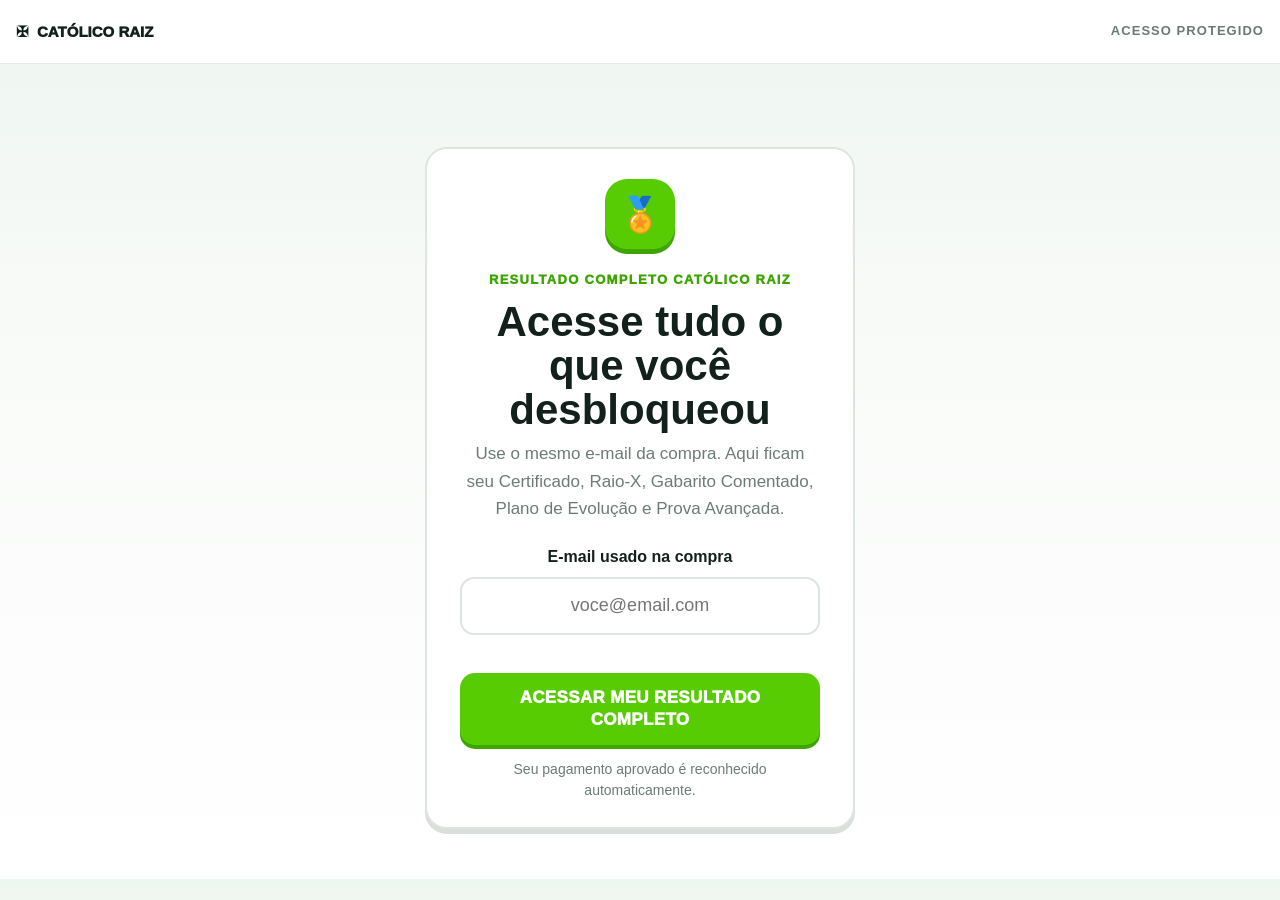
<file: acesso-passaporte.html>
<!doctype html><html lang="pt-BR"><head><meta charset="utf-8"><meta name="viewport" content="width=device-width,initial-scale=1,viewport-fit=cover"><meta name="theme-color" content="#071c16"><title>Meu Certificado • Católico Raiz</title><meta name="robots" content="noindex,nofollow"><link rel="icon" href="/favicon.svg" type="image/svg+xml"><link rel="stylesheet" href="/delivery.css"><link rel="stylesheet" href="/ux-v2.css"><link rel="stylesheet" href="/mobile-polish.css"></head><body><header class="access-head"><a href="/" class="brand">✠ <span>CATÓLICO RAIZ</span></a><span class="secure">ACESSO PROTEGIDO</span></header><main class="access-shell"><section id="gate" class="gate-card"><div class="seal">🏅</div><span class="kicker">RESULTADO COMPLETO CATÓLICO RAIZ</span><h1>Acesse tudo o que você desbloqueou</h1><p>Use o mesmo e-mail da compra. Aqui ficam seu Certificado, Raio-X, Gabarito Comentado, Plano de Evolução e Prova Avançada.</p><form id="accessForm"><label>E-mail usado na compra<input name="email" type="email" autocomplete="email" placeholder="voce@email.com" required></label><div id="accessError" class="form-error"></div><button class="cta" type="submit">ACESSAR MEU RESULTADO COMPLETO</button></form><small>Seu pagamento aprovado é reconhecido automaticamente.</small></section><section id="loading" class="gate-card hidden"><div class="seal pulse">✠</div><h2>Validando seu acesso...</h2><p>Isso leva apenas alguns segundos.</p></section><section id="area" class="hidden"><div class="welcome"><span class="kicker">PAGAMENTO CONFIRMADO ✓</span><h1><span id="memberName"></span>, seu resultado completo está liberado.</h1><p>Veja abaixo tudo o que você recebeu.</p></div><section class="panel"><div class="panel-title"><span>✓</span><div><small>SEU ACESSO INCLUI</small><h2>5 entregas, sem confusão</h2></div></div><div class="route-days"><div><b>🏅 Certificado personalizado</b><p>Seu nome, nível, pontuação, acertos e código da prova.</p></div><div><b>📊 Raio-X do conhecimento</b><p>Veja seus pontos fortes e os assuntos que precisam de atenção.</p></div><div><b>📖 Gabarito comentado</b><p>Confira o que acertou, o que errou e a explicação das questões.</p></div><div><b>🧭 Plano de evolução</b><p>Uma rota prática de 7 dias baseada no seu desempenho.</p></div><div><b>🔥 Prova Avançada</b><p>Um segundo desafio com 20 questões e nova pontuação.</p></div></div></section><article id="passport" class="passport"><div class="passport-top"><div><small>DESAFIO CATÓLICO RAIZ</small><strong>CERTIFICADO DE CONHECIMENTO CATÓLICO</strong></div><span>✠</span></div><div class="passport-season">RESULTADO PERSONALIZADO • TEMPORADA FUNDADORES</div><h2 id="passportName"></h2><div class="passport-grid"><div><small>NÍVEL ALCANÇADO</small><b id="passportLevel"></b></div><div><small>PONTUAÇÃO</small><b id="passportScore"></b></div><div><small>CÓDIGO DA PROVA</small><b id="passportCode"></b></div><div><small>STATUS</small><b>CONCLUÍDO ✓</b></div></div><div class="passport-foot">CERTIFICADO DIGITAL • CATÓLICO RAIZ</div></article><div class="passport-actions"><button id="downloadPassport" class="btn primary">BAIXAR MEU CERTIFICADO</button><button id="sharePassport" class="btn secondary">COMPARTILHAR CERTIFICADO</button></div><section class="dashboard-grid"><article class="metric-card"><small>🏆 SUA PONTUAÇÃO</small><strong id="scoreBig">0/100</strong><div class="meter"><i id="scoreMeter"></i></div></article><article class="metric-card"><small>✓ ACERTOS</small><strong id="correctBig">0/10</strong><span id="timeBig">—</span></article></section><section class="panel"><div class="panel-title"><span>📊</span><div><small>RAIO-X DO SEU CONHECIMENTO</small><h2>Onde você foi bem e onde precisa melhorar</h2></div></div><div id="categoryBars" class="category-bars"></div></section><section class="panel"><div class="panel-title"><span>📖</span><div><small>GABARITO COMENTADO</small><h2>Veja seus acertos, erros e as respostas corretas</h2></div></div><div id="answerReview" class="review-list"></div></section><section class="panel route-panel"><div class="panel-title"><span>🧭</span><div><small>PLANO DE EVOLUÇÃO</small><h2>O que estudar nos próximos 7 dias</h2></div></div><p id="routeIntro" class="muted"></p><div id="routeDays" class="route-days"></div></section><section class="advanced-card"><div class="advanced-copy"><span class="kicker">🔥 PROVA AVANÇADA INCLUÍDA</span><h2>Faça o segundo desafio.</h2><p>São 20 questões mais exigentes, com pontuação própria e resultado salvo no seu acesso.</p><div class="advanced-tags"><span>20 questões</span><span>nova pontuação</span><span>nível avançado</span></div></div><a id="advancedBtn" class="cta" href="/acesso/prova-avancada">INICIAR PROVA AVANÇADA</a><div id="advancedDone" class="advanced-done hidden"></div></section><button id="logoutAccess" class="logout">SAIR DESTE DISPOSITIVO</button></section></main><script defer src="/config.js"></script><script defer src="/api.js"></script><script defer src="/delivery.js"></script></body></html>
</file>
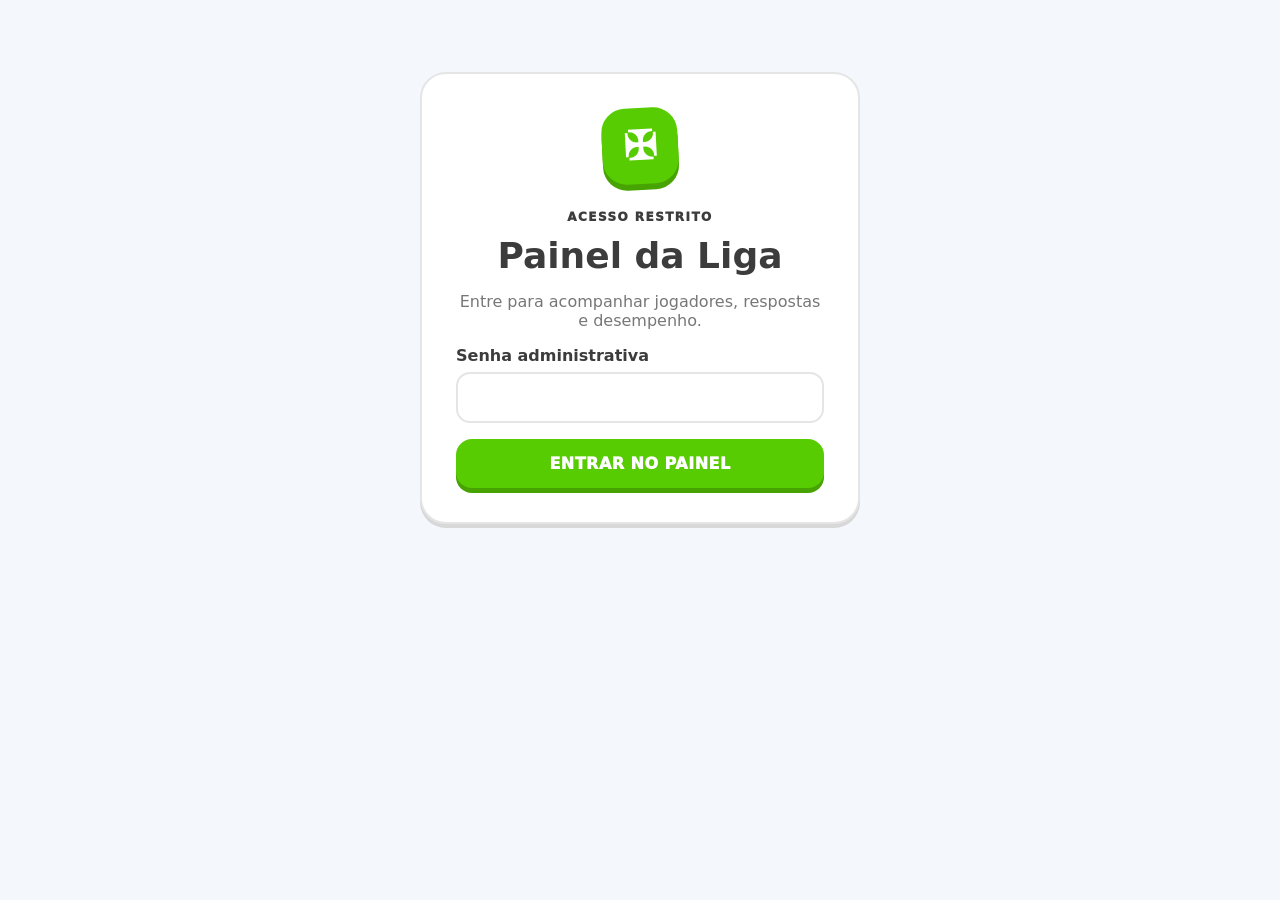
<file: admin.html>
<!doctype html><html lang="pt-BR"><head><meta charset="utf-8"><meta name="viewport" content="width=device-width,initial-scale=1"><title>Painel ADM • Católico Raiz</title><link rel="icon" href="favicon.svg" type="image/svg+xml"><link rel="stylesheet" href="styles.css"></head><body class="admin-bg"><section id="login" class="admin-login"><div class="mascot">✠</div><span class="eyebrow">ACESSO RESTRITO</span><h1>Painel da Liga</h1><p>Entre para acompanhar jogadores, respostas e desempenho.</p><form id="loginForm"><label><span>Senha administrativa</span><input type="password" id="password" required autocomplete="current-password"></label><p id="loginError" class="error"></p><button class="game-btn primary full">ENTRAR NO PAINEL</button></form></section><main id="dashboard" class="admin-dashboard hidden"><header class="admin-header"><div><span class="eyebrow">VISÃO EM TEMPO REAL</span><h1>Central de comando</h1><p id="quizTitle">Carregando...</p></div><div class="actions"><button class="game-btn secondary" id="refresh">ATUALIZAR</button><button class="game-btn danger" id="logout">SAIR</button></div></header><section class="metric-grid"><article><span>👥</span><small>Entraram</small><b id="started">0</b></article><article><span>⚡</span><small>Jogando agora</small><b id="active">0</b></article><article><span>✅</span><small>Concluíram</small><b id="completed">0</b></article><article><span>📈</span><small>Conclusão</small><b id="completion">0%</b></article><article><span>🎯</span><small>Média</small><b id="avgScore">0%</b></article><article><span>🏆</span><small>Recorde</small><b id="topScore">0%</b></article></section><section class="admin-layout"><div><article class="dashboard-card"><div class="section-title"><span><small>DISTRIBUIÇÃO GERAL</small><b>Alternativas escolhidas</b></span><span id="updatedAt" class="update-pill"></span></div><div id="globalOptions"></div></article><div id="questionStats"></div></div><aside><article class="dashboard-card sticky-card"><div class="section-title"><span><small>ATIVIDADE RECENTE</small><b>Últimos jogadores</b></span></div><div class="table-wrap"><table><thead><tr><th>Jogador</th><th>Status</th><th>XP</th></tr></thead><tbody id="recent"></tbody></table></div></article></aside></section></main><script src="config.js"></script><script src="api.js"></script><script src="admin.js"></script></body></html>
</file>
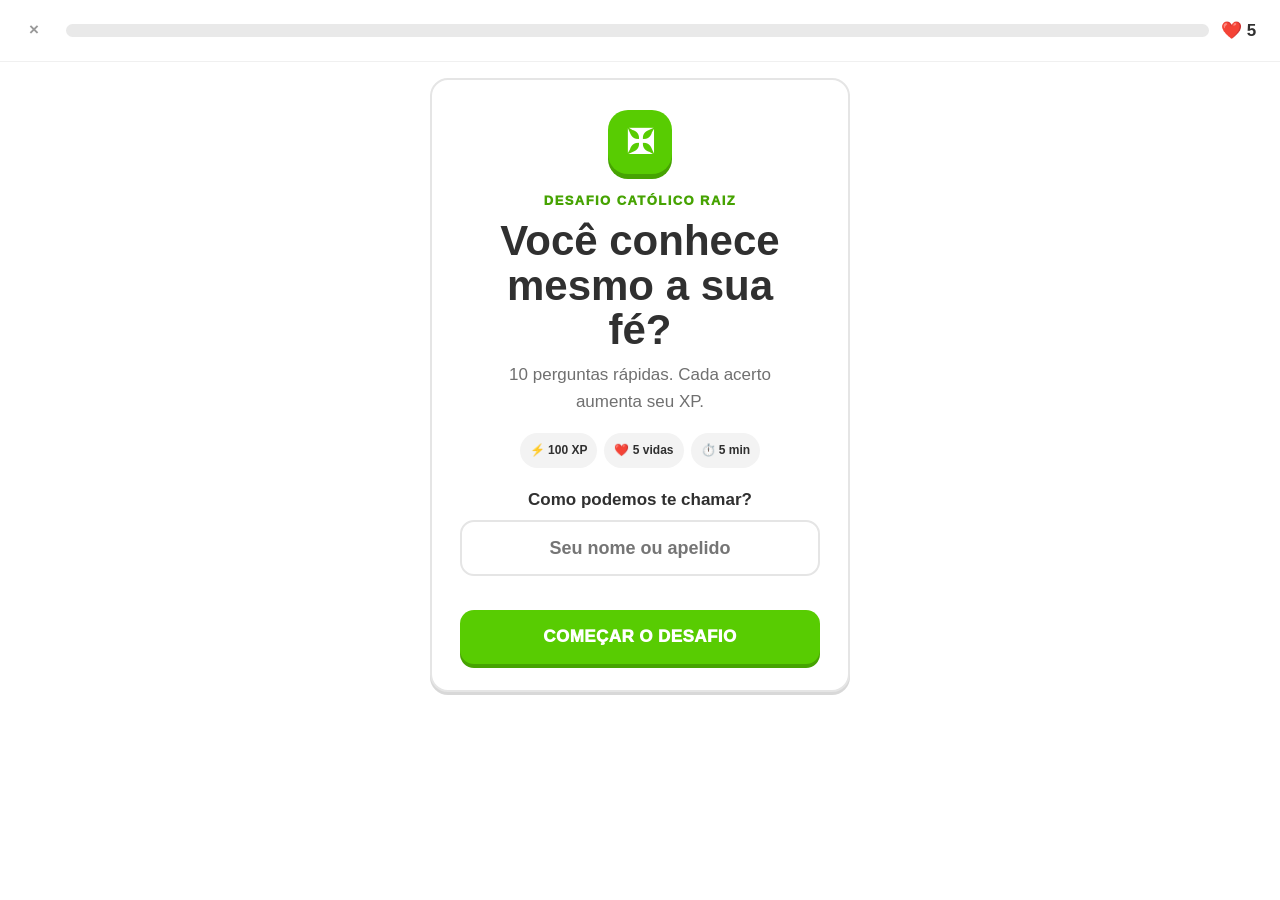
<file: quiz.html>
<!doctype html><html lang="pt-BR"><head><meta charset="utf-8"><meta name="viewport" content="width=device-width,initial-scale=1,viewport-fit=cover"><meta name="theme-color" content="#ffffff"><title>Desafio Católico Raiz</title><meta name="description" content="10 perguntas. 5 minutos. Descubra seu nível de conhecimento católico."><link rel="preconnect" href="https://bvgfyflnznmxojlthtnb.supabase.co"><link rel="dns-prefetch" href="//bvgfyflnznmxojlthtnb.supabase.co"><link rel="preload" href="/quiz-data.v1.json" as="fetch" crossorigin="anonymous"><link rel="icon" href="/favicon.svg" type="image/svg+xml"><link rel="stylesheet" href="/play.css"><link rel="stylesheet" href="/ux-v2.css"><link rel="stylesheet" href="/quiz-mobile-v3.css"><link rel="stylesheet" href="/quiz-button-fix.css"><link rel="stylesheet" href="/mobile-polish.css"></head><body class="game-body"><header class="lesson-header"><button id="exitBtn" class="icon-btn" aria-label="Sair">×</button><div class="lesson-progress"><span id="progressBar"></span></div><div class="heart-counter">❤️ <b id="hearts">5</b></div></header><main class="lesson-shell"><section id="loading" class="lesson-card center-card"><div class="mascot">✠</div><h2>Preparando o desafio...</h2></section><section id="start" class="lesson-card start-card hidden"><div class="mascot">✠</div><span class="eyebrow">DESAFIO CATÓLICO RAIZ</span><h1>Você conhece mesmo a sua fé?</h1><p>10 perguntas rápidas. Cada acerto aumenta seu XP.</p><div class="lesson-info"><span>⚡ 100 XP</span><span>❤️ 5 vidas</span><span>⏱️ 5 min</span></div><form id="startForm"><div class="input-grid"><label><span>Como podemos te chamar?</span><input name="name" required minlength="2" maxlength="50" autocomplete="name" placeholder="Seu nome ou apelido"></label></div><p id="startError" class="error"></p><button class="game-btn primary full" type="submit">COMEÇAR O DESAFIO</button></form></section><section id="quiz" class="hidden"><div class="question-top"><span class="category-pill" id="category">FÉ CATÓLICA</span><span class="timer-pill" id="timer">05:00</span></div><article class="lesson-card question-card"><div class="question-count" id="questionCount">1 de 10 · Valendo!</div><h2 id="questionText"></h2><div id="options" class="answer-grid"></div></article><div id="feedback" class="feedback-panel hidden"><div class="feedback-icon" id="feedbackIcon">✓</div><div><h3 id="feedbackTitle">Muito bem!</h3><p id="feedbackText"></p><small id="referenceText"></small></div><button id="continueBtn" class="game-btn primary">CONTINUAR</button></div><button id="checkBtn" class="game-btn primary disabled full" disabled>VERIFICAR</button><p id="quizError" class="error"></p></section><section id="result" class="lesson-card result-card hidden"><div class="mascot">✠</div><span class="eyebrow">CALCULANDO SEU NÍVEL</span><h1>Validando suas respostas...</h1><div class="loading-dots"><i></i><i></i><i></i></div></section></main><script defer src="/attribution.js"></script><script defer src="/config.js"></script><script defer src="/tracking.js"></script><script defer src="/api.js"></script><script defer src="/quiz.js"></script></body></html>
</file>
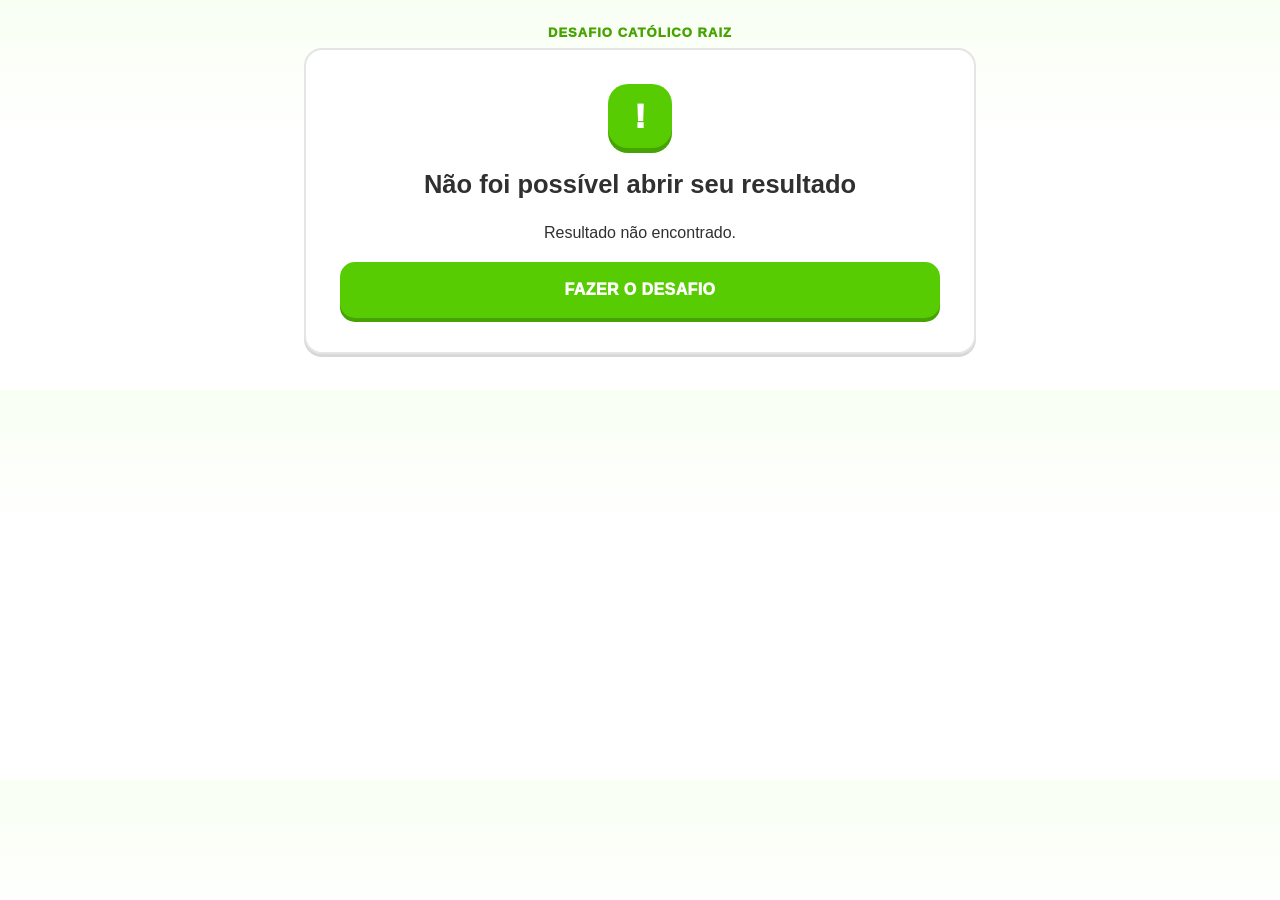
<file: resultado-guardiao.html>
<!doctype html><html lang="pt-BR"><head><meta charset="utf-8"><meta name="viewport" content="width=device-width,initial-scale=1,viewport-fit=cover"><meta name="theme-color" content="#f8fff3"><title>Seu resultado • Católico Raiz</title><link rel="icon" href="/favicon.svg"><link rel="stylesheet" href="/play.css"><link rel="stylesheet" href="/ux-v2.css"><link rel="stylesheet" href="/readability.css"></head><body class="result-body" data-segment="guardiao"><main class="result-shell"><div class="result-topbar">DESAFIO CATÓLICO RAIZ</div><section id="resultLoading" class="lesson-card center-card"><div class="mascot">✠</div><h2>Preparando seu resultado...</h2></section><section id="resultContent" class="lesson-card result-card-v3 hidden"><div class="result-hero"><div id="levelIcon" class="result-level-icon">🛡️</div><span class="eyebrow">SEU RESULTADO GRATUITO</span><h1><span id="leadName"></span>, seu nível é <span id="levelName"></span></h1><h2 id="resultHeadline" class="result-headline"></h2><p id="resultCopy" class="result-copy"></p></div><div class="score-hero"><div class="score-row"><span>🏆 SUA PONTUAÇÃO</span><strong id="score">0/100</strong></div><div class="score-track"><i id="scoreBar"></i></div></div><div class="result-stats"><div><span>🎯</span><b id="accuracy">0/10</b><small>Acertos</small></div><div><span>⏱️</span><b id="time">0:00</b><small>Tempo</small></div><div><span>🏅</span><b id="levelShort">—</b><small>Nível</small></div></div><div id="gapCard" class="gap-card"><strong id="gapTitle"></strong><p id="gapCopy"></p></div><section class="insight-card"><div class="section-kicker">PRÉVIA DO RAIO-X</div><div class="insight-grid"><div><span>💪</span><small>MELHOR ÁREA</small><strong id="strongestTheme">—</strong></div><div><span>🎯</span><small>PONTO A REVISAR</small><strong id="attentionTheme">—</strong></div></div><p>O resultado completo mostra seu desempenho por tema e exatamente o que revisar.</p></section><section class="passport-preview"><div class="passport-head"><span>🏅</span><div><small>PRÉVIA</small><strong>CERTIFICADO CATÓLICO RAIZ</strong></div></div><div class="passport-name" id="passportName">Participante</div><div class="passport-line"><span>Nível</span><strong id="passportLevel">—</strong></div><div class="passport-line"><span>Pontuação</span><strong id="passportScore">0/100</strong></div><div class="passport-line"><span>Código</span><strong>#<span id="proofCode">—</span></strong></div><div class="passport-lock">🔒 CERTIFICADO COMPLETO APÓS O DESBLOQUEIO</div></section><section class="value-offer"><span class="eyebrow">DESBLOQUEIE SEU RESULTADO COMPLETO</span><h2 id="offerTitle"></h2><p id="offerCopy"></p><div class="deliverable-title">Você recebe exatamente estes <strong>5 itens:</strong></div><div class="deliverable-list"><div><span>🏅</span><p><b>Certificado personalizado</b><small>Seu nome, nível, pontuação, acertos e código da prova. Pronto para baixar e compartilhar.</small></p></div><div><span>📊</span><p><b>Raio-X do conhecimento</b><small>Seus pontos fortes e os assuntos que precisam de atenção.</small></p></div><div><span>📖</span><p><b>Gabarito comentado</b><small>O que acertou, o que errou, resposta correta e explicação.</small></p></div><div><span>🧭</span><p><b>Plano de evolução de 7 dias</b><small>O que revisar e estudar de acordo com seu desempenho.</small></p></div><div><span>🔥</span><p><b>Prova Avançada — 20 questões</b><small>Um segundo desafio mais difícil, com nova pontuação.</small></p></div></div><div class="price-box"><span>PAGAMENTO ÚNICO</span><strong id="price">R$ 24,90</strong><small>Sem assinatura.</small></div><a id="offerBtn" class="game-btn primary full" href="#">DESBLOQUEAR RESULTADO COMPLETO — R$ 24,90</a><div class="offer-trust">✓ 5 entregas digitais &nbsp; • &nbsp; ✓ Acesso pelo e-mail da compra</div></section><div class="result-actions"><button id="shareResult" class="game-btn secondary full">COMPARTILHAR RESULTADO</button><a class="game-btn ghost full" href="/">VOLTAR AO INÍCIO</a></div><div id="retryBox" class="retry-box hidden"><button id="retryBtn" class="game-btn secondary full">TENTAR NOVAMENTE</button></div></section></main><script defer src="/config.js"></script><script defer src="/tracking.js"></script><script defer src="/api.js"></script><script defer src="/result.js"></script></body></html>
</file>
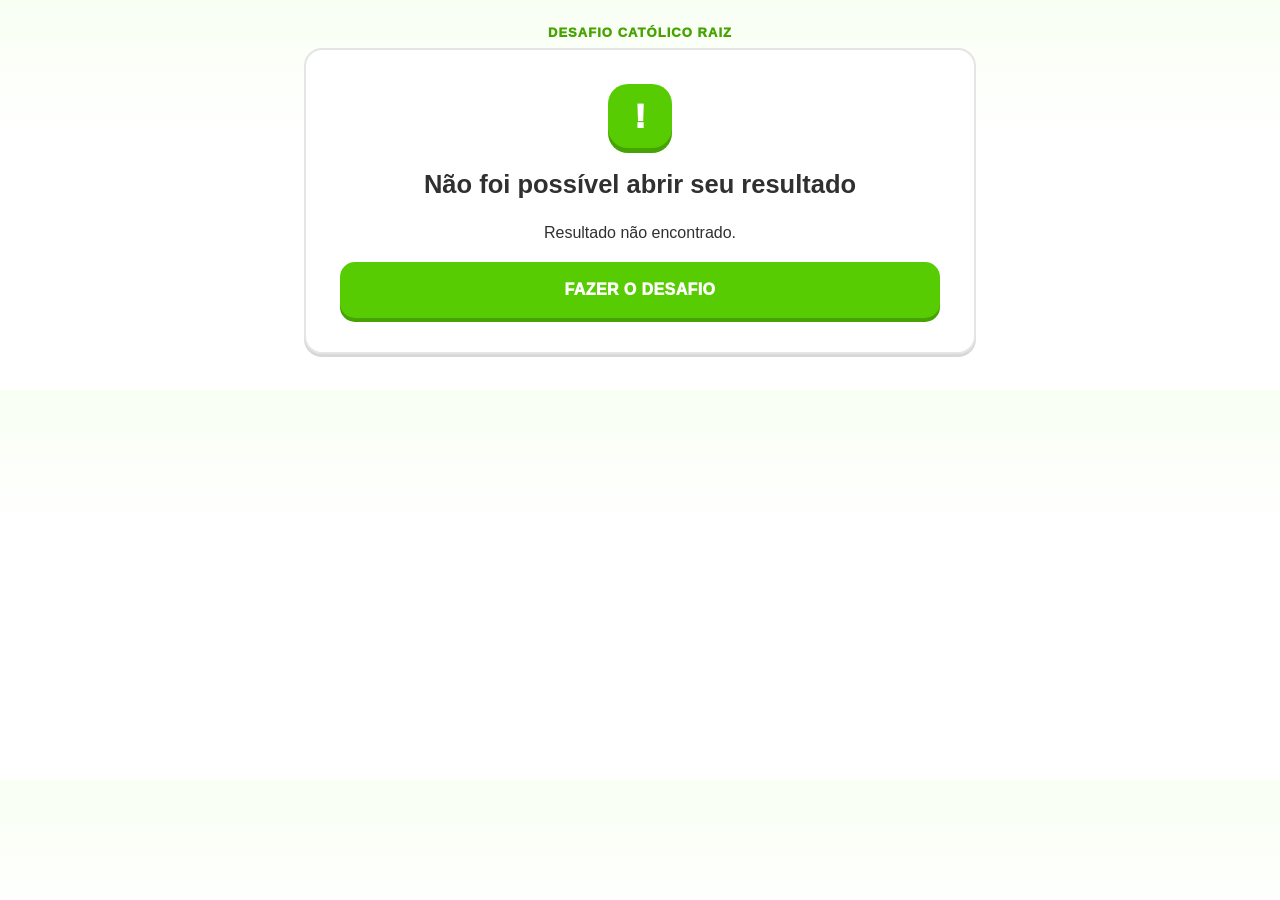
<file: resultado-iniciante.html>
<!doctype html><html lang="pt-BR"><head><meta charset="utf-8"><meta name="viewport" content="width=device-width,initial-scale=1,viewport-fit=cover"><meta name="theme-color" content="#f8fff3"><title>Seu resultado • Católico Raiz</title><link rel="icon" href="/favicon.svg"><link rel="stylesheet" href="/play.css"><link rel="stylesheet" href="/ux-v2.css"><link rel="stylesheet" href="/readability.css"></head><body class="result-body" data-segment="iniciante"><main class="result-shell"><div class="result-topbar">DESAFIO CATÓLICO RAIZ</div><section id="resultLoading" class="lesson-card center-card"><div class="mascot">✠</div><h2>Preparando seu resultado...</h2></section><section id="resultContent" class="lesson-card result-card-v3 hidden"><div class="result-hero"><div id="levelIcon" class="result-level-icon">🌱</div><span class="eyebrow">SEU RESULTADO GRATUITO</span><h1><span id="leadName"></span>, seu nível é <span id="levelName"></span></h1><h2 id="resultHeadline" class="result-headline"></h2><p id="resultCopy" class="result-copy"></p></div><div class="score-hero"><div class="score-row"><span>🏆 SUA PONTUAÇÃO</span><strong id="score">0/100</strong></div><div class="score-track"><i id="scoreBar"></i></div></div><div class="result-stats"><div><span>🎯</span><b id="accuracy">0/10</b><small>Acertos</small></div><div><span>⏱️</span><b id="time">0:00</b><small>Tempo</small></div><div><span>🏅</span><b id="levelShort">—</b><small>Nível</small></div></div><div id="gapCard" class="gap-card"><strong id="gapTitle"></strong><p id="gapCopy"></p></div><section class="insight-card"><div class="section-kicker">PRÉVIA DO RAIO-X</div><div class="insight-grid"><div><span>💪</span><small>MELHOR ÁREA</small><strong id="strongestTheme">—</strong></div><div><span>🎯</span><small>PONTO A REVISAR</small><strong id="attentionTheme">—</strong></div></div><p>O resultado completo mostra seu desempenho por tema e exatamente o que revisar.</p></section><section class="passport-preview"><div class="passport-head"><span>🏅</span><div><small>PRÉVIA</small><strong>CERTIFICADO CATÓLICO RAIZ</strong></div></div><div class="passport-name" id="passportName">Participante</div><div class="passport-line"><span>Nível</span><strong id="passportLevel">—</strong></div><div class="passport-line"><span>Pontuação</span><strong id="passportScore">0/100</strong></div><div class="passport-line"><span>Código</span><strong>#<span id="proofCode">—</span></strong></div><div class="passport-lock">🔒 CERTIFICADO COMPLETO APÓS O DESBLOQUEIO</div></section><section class="value-offer"><span class="eyebrow">DESBLOQUEIE SEU RESULTADO COMPLETO</span><h2 id="offerTitle"></h2><p id="offerCopy"></p><div class="deliverable-title">Você recebe exatamente estes <strong>5 itens:</strong></div><div class="deliverable-list"><div><span>🏅</span><p><b>Certificado personalizado</b><small>Seu nome, nível, pontuação, acertos e código da prova. Pronto para baixar e compartilhar.</small></p></div><div><span>📊</span><p><b>Raio-X do conhecimento</b><small>Seus pontos fortes e os assuntos que precisam de atenção.</small></p></div><div><span>📖</span><p><b>Gabarito comentado</b><small>O que acertou, o que errou, resposta correta e explicação.</small></p></div><div><span>🧭</span><p><b>Plano de evolução de 7 dias</b><small>O que revisar e estudar de acordo com seu desempenho.</small></p></div><div><span>🔥</span><p><b>Prova Avançada — 20 questões</b><small>Um segundo desafio mais difícil, com nova pontuação.</small></p></div></div><div class="price-box"><span>PAGAMENTO ÚNICO</span><strong id="price">R$ 24,90</strong><small>Sem assinatura.</small></div><a id="offerBtn" class="game-btn primary full" href="#">DESBLOQUEAR RESULTADO COMPLETO — R$ 24,90</a><div class="offer-trust">✓ 5 entregas digitais &nbsp; • &nbsp; ✓ Acesso pelo e-mail da compra</div></section><div id="retryBox" class="retry-box hidden"><strong>Quer tentar melhorar sua pontuação?</strong><p>Você pode refazer gratuitamente agora.</p><button id="retryBtn" class="game-btn secondary full">TENTAR NOVAMENTE</button></div><div class="result-actions"><button id="shareResult" class="game-btn secondary full">COMPARTILHAR RESULTADO</button><a class="game-btn ghost full" href="/">VOLTAR AO INÍCIO</a></div></section></main><script defer src="/config.js"></script><script defer src="/tracking.js"></script><script defer src="/api.js"></script><script defer src="/result.js"></script></body></html>
</file>
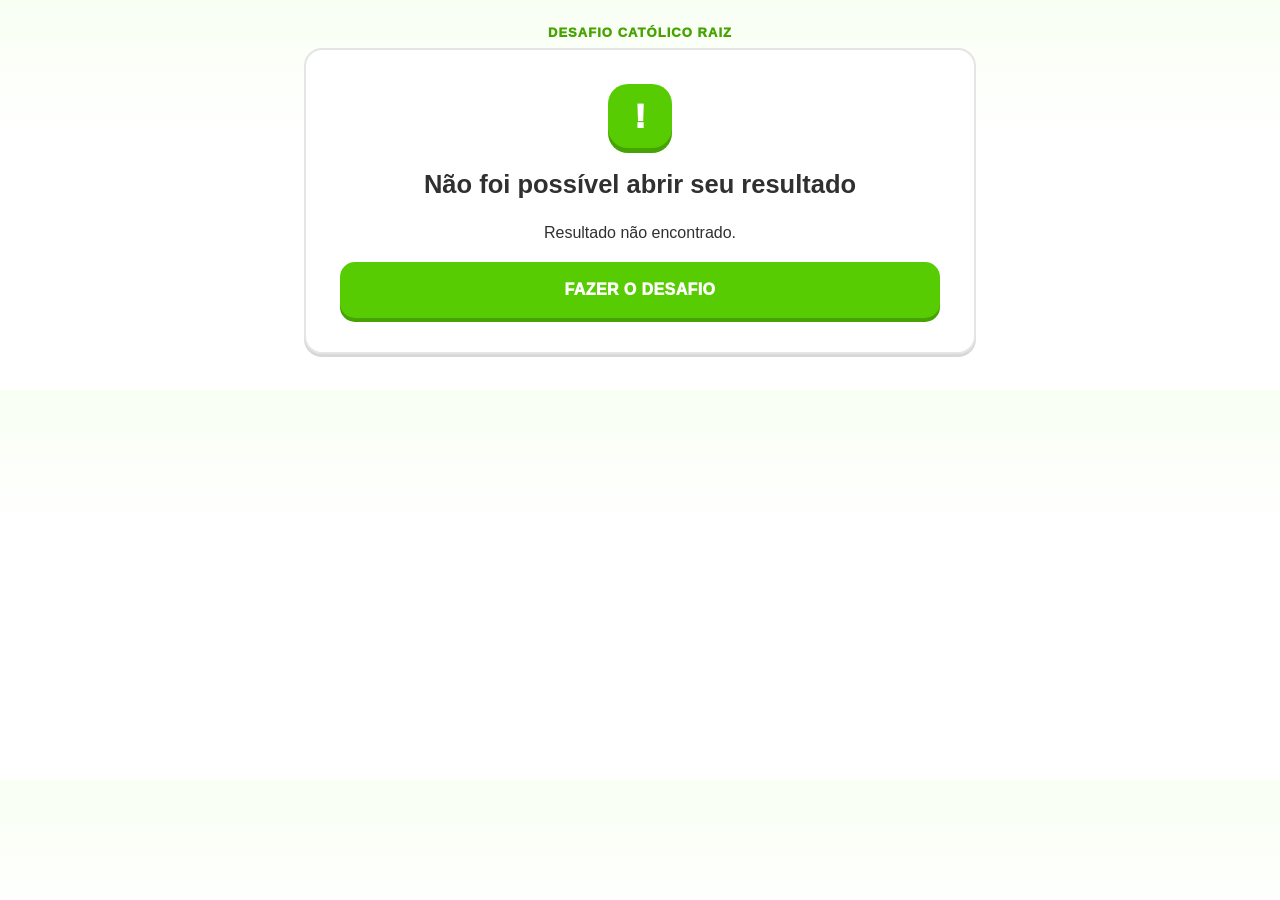
<file: resultado-praticante.html>
<!doctype html><html lang="pt-BR"><head><meta charset="utf-8"><meta name="viewport" content="width=device-width,initial-scale=1,viewport-fit=cover"><meta name="theme-color" content="#f8fff3"><title>Seu resultado • Católico Raiz</title><link rel="icon" href="/favicon.svg"><link rel="stylesheet" href="/play.css"><link rel="stylesheet" href="/ux-v2.css"><link rel="stylesheet" href="/readability.css"></head><body class="result-body" data-segment="praticante"><main class="result-shell"><div class="result-topbar">DESAFIO CATÓLICO RAIZ</div><section id="resultLoading" class="lesson-card center-card"><div class="mascot">✠</div><h2>Preparando seu resultado...</h2></section><section id="resultContent" class="lesson-card result-card-v3 hidden"><div class="result-hero"><div id="levelIcon" class="result-level-icon">⚔️</div><span class="eyebrow">SEU RESULTADO GRATUITO</span><h1><span id="leadName"></span>, seu nível é <span id="levelName"></span></h1><h2 id="resultHeadline" class="result-headline"></h2><p id="resultCopy" class="result-copy"></p></div><div class="score-hero"><div class="score-row"><span>🏆 SUA PONTUAÇÃO</span><strong id="score">0/100</strong></div><div class="score-track"><i id="scoreBar"></i></div></div><div class="result-stats"><div><span>🎯</span><b id="accuracy">0/10</b><small>Acertos</small></div><div><span>⏱️</span><b id="time">0:00</b><small>Tempo</small></div><div><span>🏅</span><b id="levelShort">—</b><small>Nível</small></div></div><div id="gapCard" class="gap-card"><strong id="gapTitle"></strong><p id="gapCopy"></p></div><section class="insight-card"><div class="section-kicker">PRÉVIA DO RAIO-X</div><div class="insight-grid"><div><span>💪</span><small>MELHOR ÁREA</small><strong id="strongestTheme">—</strong></div><div><span>🎯</span><small>PONTO A REVISAR</small><strong id="attentionTheme">—</strong></div></div><p>O resultado completo mostra seu desempenho por tema e exatamente o que revisar.</p></section><section class="passport-preview"><div class="passport-head"><span>🏅</span><div><small>PRÉVIA</small><strong>CERTIFICADO CATÓLICO RAIZ</strong></div></div><div class="passport-name" id="passportName">Participante</div><div class="passport-line"><span>Nível</span><strong id="passportLevel">—</strong></div><div class="passport-line"><span>Pontuação</span><strong id="passportScore">0/100</strong></div><div class="passport-line"><span>Código</span><strong>#<span id="proofCode">—</span></strong></div><div class="passport-lock">🔒 CERTIFICADO COMPLETO APÓS O DESBLOQUEIO</div></section><section class="value-offer"><span class="eyebrow">DESBLOQUEIE SEU RESULTADO COMPLETO</span><h2 id="offerTitle"></h2><p id="offerCopy"></p><div class="deliverable-title">Você recebe exatamente estes <strong>5 itens:</strong></div><div class="deliverable-list"><div><span>🏅</span><p><b>Certificado personalizado</b><small>Seu nome, nível, pontuação, acertos e código da prova. Pronto para baixar e compartilhar.</small></p></div><div><span>📊</span><p><b>Raio-X do conhecimento</b><small>Seus pontos fortes e os assuntos que precisam de atenção.</small></p></div><div><span>📖</span><p><b>Gabarito comentado</b><small>O que acertou, o que errou, resposta correta e explicação.</small></p></div><div><span>🧭</span><p><b>Plano de evolução de 7 dias</b><small>O que revisar e estudar de acordo com seu desempenho.</small></p></div><div><span>🔥</span><p><b>Prova Avançada — 20 questões</b><small>Um segundo desafio mais difícil, com nova pontuação.</small></p></div></div><div class="price-box"><span>PAGAMENTO ÚNICO</span><strong id="price">R$ 24,90</strong><small>Sem assinatura.</small></div><a id="offerBtn" class="game-btn primary full" href="#">DESBLOQUEAR RESULTADO COMPLETO — R$ 24,90</a><div class="offer-trust">✓ 5 entregas digitais &nbsp; • &nbsp; ✓ Acesso pelo e-mail da compra</div></section><div id="retryBox" class="retry-box hidden"><strong>Quer tentar melhorar sua pontuação?</strong><p>Você pode refazer gratuitamente agora.</p><button id="retryBtn" class="game-btn secondary full">TENTAR NOVAMENTE</button></div><div class="result-actions"><button id="shareResult" class="game-btn secondary full">COMPARTILHAR RESULTADO</button><a class="game-btn ghost full" href="/">VOLTAR AO INÍCIO</a></div></section></main><script defer src="/config.js"></script><script defer src="/tracking.js"></script><script defer src="/api.js"></script><script defer src="/result.js"></script></body></html>
</file>
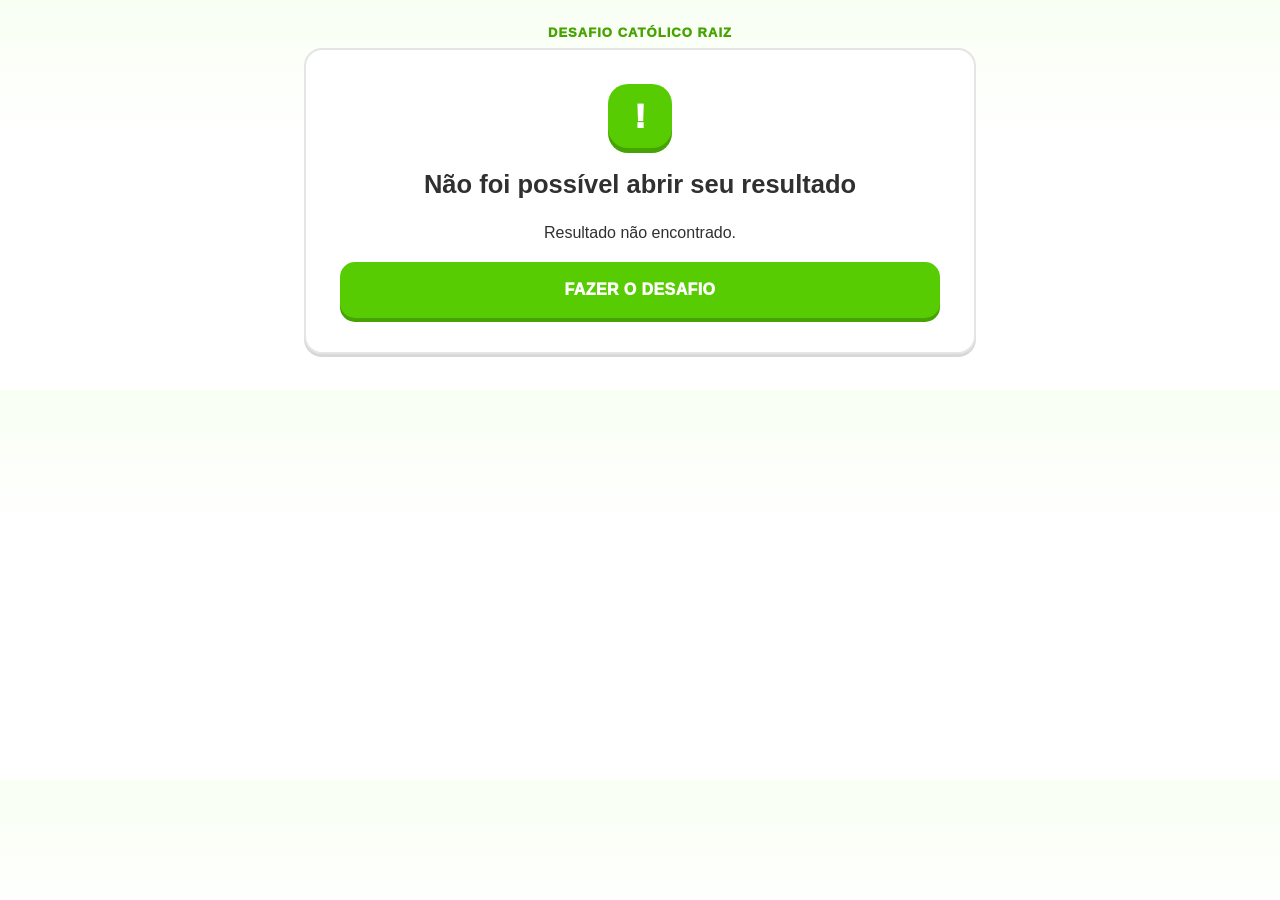
<file: resultado-raiz.html>
<!doctype html><html lang="pt-BR"><head><meta charset="utf-8"><meta name="viewport" content="width=device-width,initial-scale=1,viewport-fit=cover"><meta name="theme-color" content="#f8fff3"><title>Seu resultado • Católico Raiz</title><link rel="icon" href="/favicon.svg"><link rel="stylesheet" href="/play.css"><link rel="stylesheet" href="/ux-v2.css"><link rel="stylesheet" href="/readability.css"></head><body class="result-body" data-segment="raiz"><main class="result-shell"><div class="result-topbar">DESAFIO CATÓLICO RAIZ</div><section id="resultLoading" class="lesson-card center-card"><div class="mascot">✠</div><h2>Preparando seu resultado...</h2></section><section id="resultContent" class="lesson-card result-card-v3 hidden"><div class="result-hero"><div id="levelIcon" class="result-level-icon">🔥</div><span class="eyebrow">SEU RESULTADO GRATUITO</span><h1><span id="leadName"></span>, seu nível é <span id="levelName"></span></h1><h2 id="resultHeadline" class="result-headline"></h2><p id="resultCopy" class="result-copy"></p></div><div class="score-hero"><div class="score-row"><span>🏆 SUA PONTUAÇÃO</span><strong id="score">0/100</strong></div><div class="score-track"><i id="scoreBar"></i></div></div><div class="result-stats"><div><span>🎯</span><b id="accuracy">0/10</b><small>Acertos</small></div><div><span>⏱️</span><b id="time">0:00</b><small>Tempo</small></div><div><span>🏅</span><b id="levelShort">—</b><small>Nível</small></div></div><div id="gapCard" class="gap-card"><strong id="gapTitle"></strong><p id="gapCopy"></p></div><section class="insight-card"><div class="section-kicker">PRÉVIA DO RAIO-X</div><div class="insight-grid"><div><span>💪</span><small>MELHOR ÁREA</small><strong id="strongestTheme">—</strong></div><div><span>🎯</span><small>PONTO A REVISAR</small><strong id="attentionTheme">—</strong></div></div><p>O resultado completo mostra seu desempenho por tema e exatamente o que revisar.</p></section><section class="passport-preview"><div class="passport-head"><span>🏅</span><div><small>PRÉVIA</small><strong>CERTIFICADO CATÓLICO RAIZ</strong></div></div><div class="passport-name" id="passportName">Participante</div><div class="passport-line"><span>Nível</span><strong id="passportLevel">—</strong></div><div class="passport-line"><span>Pontuação</span><strong id="passportScore">0/100</strong></div><div class="passport-line"><span>Código</span><strong>#<span id="proofCode">—</span></strong></div><div class="passport-lock">🔒 CERTIFICADO COMPLETO APÓS O DESBLOQUEIO</div></section><section class="value-offer"><span class="eyebrow">DESBLOQUEIE SEU RESULTADO COMPLETO</span><h2 id="offerTitle"></h2><p id="offerCopy"></p><div class="deliverable-title">Você recebe exatamente estes <strong>5 itens:</strong></div><div class="deliverable-list"><div><span>🏅</span><p><b>Certificado personalizado</b><small>Seu nome, nível, pontuação, acertos e código da prova. Pronto para baixar e compartilhar.</small></p></div><div><span>📊</span><p><b>Raio-X do conhecimento</b><small>Seus pontos fortes e os assuntos que precisam de atenção.</small></p></div><div><span>📖</span><p><b>Gabarito comentado</b><small>O que acertou, o que errou, resposta correta e explicação.</small></p></div><div><span>🧭</span><p><b>Plano de evolução de 7 dias</b><small>O que revisar e estudar de acordo com seu desempenho.</small></p></div><div><span>🔥</span><p><b>Prova Avançada — 20 questões</b><small>Um segundo desafio mais difícil, com nova pontuação.</small></p></div></div><div class="price-box"><span>PAGAMENTO ÚNICO</span><strong id="price">R$ 24,90</strong><small>Sem assinatura.</small></div><a id="offerBtn" class="game-btn primary full" href="#">DESBLOQUEAR RESULTADO COMPLETO — R$ 24,90</a><div class="offer-trust">✓ 5 entregas digitais &nbsp; • &nbsp; ✓ Acesso pelo e-mail da compra</div></section><div id="retryBox" class="retry-box hidden"><strong>Quer tentar melhorar sua pontuação?</strong><p>Você pode refazer gratuitamente agora.</p><button id="retryBtn" class="game-btn secondary full">TENTAR NOVAMENTE</button></div><div class="result-actions"><button id="shareResult" class="game-btn secondary full">COMPARTILHAR RESULTADO</button><a class="game-btn ghost full" href="/">VOLTAR AO INÍCIO</a></div></section></main><script defer src="/config.js"></script><script defer src="/tracking.js"></script><script defer src="/api.js"></script><script defer src="/result.js"></script></body></html>
</file>
<file: delivery.css>
:root{--bg:#f4f7f4;--ink:#13211c;--muted:#6d7b75;--green:#58cc02;--green2:#3da400;--deep:#071c16;--gold:#e2b93b;--line:#dde5e0;--soft:#eef8e9}*{box-sizing:border-box}html{-webkit-text-size-adjust:100%}body{margin:0;background:linear-gradient(#eef6f0 0,#f8faf8 36%,#fff 100%);color:var(--ink);font-family:system-ui,-apple-system,BlinkMacSystemFont,"Segoe UI",sans-serif}.hidden{display:none!important}.access-head{height:62px;padding:0 16px;display:flex;align-items:center;justify-content:space-between;background:#fff;border-bottom:1px solid #e8ece9;position:sticky;top:0;z-index:20}.brand{text-decoration:none;color:var(--ink);font-weight:1000;display:flex;gap:8px;align-items:center}.brand:first-letter{color:var(--green)}.secure{font-size:10px;font-weight:900;letter-spacing:.08em;color:#6b7b73}.access-shell{width:100%;max-width:780px;margin:0 auto;padding:22px 14px 46px}.gate-card{max-width:520px;margin:7vh auto 0;padding:28px 18px;text-align:center;background:#fff;border:2px solid var(--line);border-radius:22px;box-shadow:0 5px 0 #d9dfdb}.seal{width:70px;height:70px;margin:0 auto 16px;border-radius:22px;background:var(--green);color:#fff;display:grid;place-items:center;font-size:34px;font-weight:1000;box-shadow:0 5px 0 var(--green2)}.pulse{animation:pulse .8s infinite alternate}@keyframes pulse{to{transform:translateY(-4px);opacity:.75}}.kicker{font-size:11px;font-weight:1000;letter-spacing:.1em;color:var(--green2)}.gate-card h1{margin:8px 0;font-size:clamp(30px,8vw,42px);line-height:1.05}.gate-card>p{margin:0 auto 22px;color:var(--muted);line-height:1.5;max-width:430px}.gate-card form{display:grid;gap:12px;text-align:left}.gate-card label{display:grid;gap:6px;font-size:13px;font-weight:900}.gate-card input{height:54px;border:2px solid var(--line);border-radius:14px;padding:0 14px;outline:none}.gate-card input:focus{border-color:#5ac92e;box-shadow:0 0 0 3px rgba(88,204,2,.12)}.cta,.btn{min-height:54px;border:0;border-radius:15px;padding:14px 16px;font:inherit;font-weight:1000;letter-spacing:.02em;text-decoration:none;text-align:center;display:flex;align-items:center;justify-content:center;cursor:pointer}.cta,.btn.primary{background:var(--green);color:#fff;box-shadow:0 4px 0 var(--green2)}.btn.secondary{background:#fff;color:#2892d0;border:2px solid var(--line);box-shadow:0 3px 0 #d9dfdb}.cta:active,.btn:active{transform:translateY(2px)}.gate-card small{display:block;margin-top:14px;color:var(--muted);font-size:11px}.form-error{min-height:18px;color:#e33;font-size:12px;font-weight:800}.welcome{text-align:center;padding:18px 8px 20px}.welcome h1{margin:8px auto 6px;max-width:680px;font-size:clamp(30px,8vw,46px);line-height:1.04}.welcome p{margin:0;color:var(--muted)}.passport{background:linear-gradient(145deg,#071c16,#123c2c);color:#fff;border-radius:24px;padding:22px;box-shadow:0 14px 40px rgba(7,28,22,.18);position:relative;overflow:hidden}.passport:after{content:"✠";position:absolute;right:-20px;bottom:-66px;font-size:210px;color:rgba(255,255,255,.04);font-weight:1000}.passport-top{display:flex;justify-content:space-between;align-items:center;position:relative;z-index:1}.passport-top div{display:grid}.passport-top small{font-size:9px;letter-spacing:.12em;color:#b6c8c0}.passport-top strong{font-size:15px}.passport-top>span{width:48px;height:48px;border-radius:14px;display:grid;place-items:center;background:var(--green);font-size:24px;box-shadow:0 4px 0 #2d8900}.passport-season{margin:30px 0 8px;color:#e5c85a;font-size:10px;font-weight:1000;letter-spacing:.12em}.passport h2{margin:0 0 22px;font-size:clamp(29px,8vw,42px);position:relative;z-index:1}.passport-grid{display:grid;grid-template-columns:1fr 1fr;gap:12px;position:relative;z-index:1}.passport-grid div{padding:11px 12px;border:1px solid rgba(255,255,255,.12);border-radius:13px;background:rgba(255,255,255,.05)}.passport-grid small,.passport-grid b{display:block}.passport-grid small{font-size:8px;color:#b7c8c0;letter-spacing:.08em}.passport-grid b{margin-top:4px;font-size:14px}.passport-foot{margin-top:20px;font-size:9px;letter-spacing:.12em;color:#9fb5ab}.passport-actions{display:grid;gap:9px;margin:12px 0 18px}.dashboard-grid{display:grid;grid-template-columns:1fr 1fr;gap:10px}.metric-card,.panel,.advanced-card{background:#fff;border:2px solid var(--line);border-radius:19px;box-shadow:0 3px 0 #dce2de}.metric-card{padding:16px}.metric-card small{font-size:9px;font-weight:900;color:var(--muted);letter-spacing:.08em}.metric-card strong{display:block;margin:5px 0;font-size:28px}.metric-card>span{font-size:12px;color:var(--muted)}.meter{height:9px;background:#ebefec;border-radius:99px;overflow:hidden}.meter i{display:block;height:100%;background:var(--green);width:0;border-radius:99px}.panel{margin-top:12px;padding:18px 15px}.panel-title{display:grid;grid-template-columns:42px 1fr;gap:10px;align-items:center}.panel-title>span{width:42px;height:42px;border-radius:13px;background:#f1f6f3;display:grid;place-items:center;font-size:22px}.panel-title small{font-size:9px;font-weight:1000;letter-spacing:.09em;color:var(--green2)}.panel-title h2{margin:2px 0 0;font-size:20px;line-height:1.15}.category-bars{display:grid;gap:11px;margin-top:17px}.category-row{display:grid;grid-template-columns:minmax(90px,1fr) 2fr 42px;gap:8px;align-items:center}.category-row span{font-size:12px;font-weight:800}.category-row div{height:10px;border-radius:99px;background:#edf0ee;overflow:hidden}.category-row i{display:block;height:100%;background:var(--green);border-radius:inherit}.category-row b{text-align:right;font-size:12px}.review-list{display:grid;gap:9px;margin-top:15px}.review-item{border:1px solid var(--line);border-radius:14px;overflow:hidden}.review-item summary{list-style:none;cursor:pointer;padding:13px;display:grid;grid-template-columns:32px 1fr auto;gap:8px;align-items:center}.review-item summary::-webkit-details-marker{display:none}.review-item .num{width:30px;height:30px;border-radius:9px;display:grid;place-items:center;background:#f3f5f4;font-size:11px;font-weight:1000}.review-item.good .num{background:#e4ffd1;color:#2e8500}.review-item.bad .num{background:#ffe4e4;color:#b52d2d}.review-item summary b{font-size:12px;line-height:1.3}.review-item summary em{font-style:normal;font-size:16px}.review-body{padding:0 13px 14px 53px}.review-body p{margin:5px 0;font-size:12px;line-height:1.45}.review-body .ref{color:var(--green2);font-weight:800}.muted{color:var(--muted);font-size:13px;line-height:1.45}.route-days{display:grid;gap:8px;margin-top:12px}.route-day{display:grid;grid-template-columns:42px 1fr;gap:10px;padding:11px;border-radius:14px;background:#f7faf8;border:1px solid #e4eae6}.route-day b{width:40px;height:40px;border-radius:12px;background:var(--deep);color:#fff;display:grid;place-items:center;font-size:11px}.route-day strong{display:block;font-size:13px}.route-day p{margin:3px 0 0;font-size:12px;color:var(--muted);line-height:1.4}.advanced-card{margin-top:13px;padding:20px 16px;background:linear-gradient(145deg,#fff8da,#fff);border-color:#ead789}.advanced-copy h2{margin:6px 0;font-size:25px}.advanced-copy p{margin:0;color:#6d6241;font-size:13px;line-height:1.45}.advanced-tags{display:flex;gap:6px;flex-wrap:wrap;margin:13px 0}.advanced-tags span{padding:7px 9px;border-radius:999px;background:#fff;border:1px solid #ecd98c;font-size:10px;font-weight:900}.advanced-done{margin-top:10px;padding:12px;border-radius:13px;background:#eaffdb;color:#2f7600;font-weight:900;text-align:center}.logout{display:block;margin:20px auto 0;border:0;background:transparent;color:#89958f;font-weight:800}.advanced-shell{max-width:700px;margin:0 auto;padding:16px 14px 40px}.advanced-head{position:sticky;top:0;z-index:10;background:rgba(255,255,255,.96);padding:12px 14px;border-bottom:1px solid #eee;display:grid;grid-template-columns:auto 1fr auto;gap:10px;align-items:center}.advanced-head a{text-decoration:none;color:#999;font-weight:1000}.adv-progress{height:11px;background:#e8ece9;border-radius:99px;overflow:hidden}.adv-progress i{display:block;width:0;height:100%;background:var(--gold)}.adv-count{font-size:11px;font-weight:1000}.adv-card{margin-top:10px;padding:20px 16px;background:#fff;border:2px solid var(--line);border-radius:18px;box-shadow:0 3px 0 #dce2de}.adv-card h1{font-size:clamp(25px,7vw,34px);line-height:1.1}.adv-options{display:grid;gap:9px;margin-top:18px}.adv-option{padding:13px;border:2px solid var(--line);border-radius:14px;background:#fff;display:grid;grid-template-columns:34px 1fr;gap:8px;align-items:center;text-align:left;font-weight:800}.adv-option span{width:32px;height:32px;border:2px solid var(--line);border-radius:9px;display:grid;place-items:center}.adv-option.selected{border-color:var(--gold);background:#fff8d8}.adv-actions{display:grid;grid-template-columns:1fr 2fr;gap:8px;margin-top:12px}.adv-result{text-align:center}.adv-result .big-score{font-size:58px;font-weight:1000;color:var(--deep)}.correction-list{text-align:left;display:grid;gap:8px;margin-top:16px}.correction{padding:12px;border:1px solid var(--line);border-radius:13px}.correction.good{border-left:5px solid var(--green)}.correction.bad{border-left:5px solid #f45}.correction b{display:block;font-size:12px}.correction p{margin:5px 0;font-size:12px;line-height:1.4}.correction small{color:var(--green2);font-weight:800}@media(min-width:620px){.access-shell{padding-top:30px}.passport{padding:30px}.passport-actions{grid-template-columns:1fr 1fr}.panel{padding:22px}.advanced-card{padding:24px}.advanced-card>.cta{max-width:360px}.dashboard-grid{gap:12px}}@media(prefers-reduced-motion:reduce){*{animation:none!important;transition:none!important}}
</file>
<file: ux-v2.css>
/* UX v2 — mobile-first, legibilidade e áreas de toque */
:root{--ux-font:ui-sans-serif,-apple-system,BlinkMacSystemFont,"Segoe UI",Roboto,Helvetica,Arial,sans-serif}
html{font-size:16px;-webkit-text-size-adjust:100%;text-size-adjust:100%}
body{font-family:var(--ux-font);font-size:16px;line-height:1.5;-webkit-font-smoothing:antialiased;text-rendering:optimizeLegibility}
button,input,a{font-family:inherit}

/* QUIZ */
.game-body{padding-bottom:calc(10px + env(safe-area-inset-bottom))}
.lesson-header{min-height:62px;padding:10px 14px;gap:12px}
.lesson-shell{max-width:720px;padding:16px 14px calc(28px + env(safe-area-inset-bottom))}
.question-top{margin:8px 2px 12px}.category-pill,.timer-pill{font-size:12px;padding:8px 11px}
.question-card{padding:20px 16px 18px}.question-count{font-size:13px}.question-card h2{font-size:clamp(23px,6.4vw,31px);line-height:1.22;margin:14px 0 20px;letter-spacing:-.015em}
.answer-grid{gap:11px}.answer-btn{min-height:64px;padding:12px 13px;border-radius:16px;grid-template-columns:40px 1fr;gap:10px;font-size:16px;line-height:1.3;box-shadow:0 3px 0 #d8d8d8}
.answer-btn span{width:36px;height:36px;border-radius:10px;font-size:14px}.answer-btn b{font-size:16px;font-weight:750}
#checkBtn{position:sticky;bottom:calc(10px + env(safe-area-inset-bottom));z-index:12;min-height:60px;margin-top:15px;border:2px solid rgba(255,255,255,.92);font-size:16px;box-shadow:0 5px 0 var(--gd),0 10px 28px rgba(0,0,0,.13)}
#checkBtn.disabled,#checkBtn:disabled{box-shadow:0 4px 0 #c9c9c9,0 8px 22px rgba(0,0,0,.07)}
.feedback-panel{bottom:calc(10px + env(safe-area-inset-bottom));padding:15px;border:1px solid rgba(0,0,0,.04);border-radius:18px;box-shadow:0 10px 32px rgba(0,0,0,.14)}
.feedback-panel h3{font-size:19px}.feedback-panel p{font-size:15px;line-height:1.45}.feedback-panel small{font-size:12px;line-height:1.35}.feedback-panel .game-btn{min-height:56px;font-size:16px}
.game-btn{min-height:56px;font-size:15px}.microcopy{font-size:13px!important;line-height:1.45}.input-grid label{font-size:14px}.input-grid input{height:56px;font-size:16px}

/* RESULTADO */
.result-shell{max-width:700px;padding:12px 14px calc(36px + env(safe-area-inset-bottom))}.result-topbar{padding:12px 4px 6px;font-size:12px;line-height:1.35;text-align:center}
.result-card-v3{padding:22px 17px}.result-card-v3 .eyebrow{font-size:12px;line-height:1.35}.result-hero h1{font-size:clamp(30px,8vw,44px);line-height:1.08;letter-spacing:-.025em;margin:10px auto 9px}.result-headline{font-size:20px;line-height:1.35;margin-bottom:9px}.result-copy{font-size:16px;line-height:1.6;color:#5f685f}
.score-hero{padding:18px;margin:20px 0 14px}.score-row span{font-size:13px}.score-row strong{font-size:38px}.score-track{height:13px}
.result-stats{gap:8px;margin:14px 0}.result-stats div{padding:13px 7px}.result-stats span{font-size:22px}.result-stats b{font-size:20px}.result-stats small{font-size:12px;line-height:1.3}
.gap-card{padding:16px;margin:14px 0}.gap-card strong{font-size:17px}.gap-card p{font-size:15px;line-height:1.55}
.section-kicker{font-size:12px;line-height:1.35;margin-bottom:12px}.insight-card{padding:17px;margin:16px 0}.insight-grid{gap:9px}.insight-grid>div{padding:14px}.insight-grid span{font-size:23px}.insight-grid small{font-size:11px;line-height:1.35}.insight-grid strong{font-size:16px;line-height:1.35}.insight-card>p{font-size:15px;line-height:1.55;margin-top:12px}
.passport-preview{padding:19px;margin:16px 0}.passport-head small{font-size:10px}.passport-head strong{font-size:14px;line-height:1.25}.passport-head>b{font-size:10px}.passport-name{font-size:28px;line-height:1.12}.passport-line{font-size:14px;padding:9px 0}.passport-lock{font-size:11px;line-height:1.4;padding:10px}
.value-offer{padding:21px 17px;margin:18px -2px 5px}.value-offer h2{font-size:28px;line-height:1.14;margin:7px 0 9px}.value-offer>p{font-size:16px;line-height:1.58;margin-bottom:18px}.deliverable-title{font-size:15px;line-height:1.5;margin:18px 0 11px}.deliverable-list{gap:9px}.deliverable-list>div{grid-template-columns:44px 1fr;gap:10px;padding:12px}.deliverable-list>div>span{width:42px;height:42px;font-size:21px}.deliverable-list b{font-size:15px;line-height:1.35}.deliverable-list small{font-size:13px;line-height:1.45;margin-top:3px}.price-box{padding:15px;margin:16px 0 13px}.price-box span{font-size:11px}.price-box strong{font-size:34px;margin:4px 0}.price-box small{font-size:12px}.value-offer .game-btn{min-height:60px;font-size:16px;line-height:1.25}.offer-trust{font-size:12px;line-height:1.55;margin-top:12px}.retry-box{padding:16px}.retry-box strong{font-size:17px}.retry-box p{font-size:15px;line-height:1.5}.result-actions .game-btn{font-size:15px;min-height:56px}

/* ENTREGÁVEL / ÁREA PAGA */
.access-shell{max-width:820px;padding:20px 14px 50px}.access-head{min-height:64px}.brand{font-size:15px}.secure{font-size:11px}
.gate-card{padding:30px 20px}.kicker{font-size:12px;line-height:1.4}.gate-card>p{font-size:16px;line-height:1.6}.gate-card label{font-size:14px}.gate-card input{height:58px;font-size:16px}.gate-card small{font-size:13px;line-height:1.45}.form-error{font-size:14px;line-height:1.4}.cta,.btn{min-height:58px;font-size:16px}
.welcome{padding:20px 8px 22px}.welcome h1{line-height:1.08}.welcome p{font-size:16px;line-height:1.5}
.passport{padding:24px}.passport-top small{font-size:11px}.passport-top strong{font-size:17px}.passport-season{font-size:12px}.passport h2{line-height:1.1}.passport-grid small{font-size:10px}.passport-grid b{font-size:16px;line-height:1.3}.passport-foot{font-size:11px;line-height:1.4}
.metric-card{padding:17px}.metric-card small{font-size:11px}.metric-card strong{font-size:31px}.metric-card>span{font-size:14px}
.panel{padding:20px 16px;margin-top:14px}.panel-title small{font-size:11px}.panel-title h2{font-size:23px;line-height:1.25}.category-bars{gap:13px}.category-row{grid-template-columns:minmax(100px,1fr) 2fr 44px}.category-row span,.category-row b{font-size:14px}
.review-list{gap:10px}.review-item summary{padding:14px;grid-template-columns:36px 1fr auto;gap:9px}.review-item .num{width:34px;height:34px;font-size:13px}.review-item summary b{font-size:15px;line-height:1.4}.review-item summary em{font-size:19px}.review-body{padding:2px 14px 16px 59px}.review-body p{font-size:15px;line-height:1.55;margin:7px 0}.review-body .ref{font-size:14px}
.muted{font-size:15px;line-height:1.55}.route-days{gap:10px}.route-day{grid-template-columns:48px 1fr;gap:11px;padding:13px}.route-day b{width:46px;height:46px;font-size:12px}.route-day strong{font-size:15px;line-height:1.35}.route-day p{font-size:14px;line-height:1.5;margin-top:4px}
.advanced-card{padding:22px 17px}.advanced-copy h2{font-size:27px;line-height:1.2}.advanced-copy p{font-size:15px;line-height:1.55}.advanced-tags span{font-size:12px;padding:8px 10px}.advanced-done{font-size:14px;line-height:1.45}.logout{min-height:44px;font-size:14px}
.advanced-shell{padding:15px 14px 44px}.advanced-head{min-height:62px}.adv-count{font-size:13px}.adv-card{padding:22px 17px}.adv-card h1{font-size:clamp(27px,7vw,36px);line-height:1.18}.adv-options{gap:11px}.adv-option{min-height:62px;padding:13px 14px;grid-template-columns:40px 1fr;gap:10px;font-size:16px;line-height:1.35}.adv-option span{width:36px;height:36px;font-size:14px}.adv-actions{gap:10px;margin-top:15px}.correction{padding:14px}.correction b{font-size:15px;line-height:1.4}.correction p{font-size:14px;line-height:1.55}.correction small{font-size:13px;line-height:1.4}

@media(max-width:390px){.insight-grid{grid-template-columns:1fr}.result-stats{gap:6px}.result-stats b{font-size:18px}.value-offer{padding-left:14px;padding-right:14px}.dashboard-grid{grid-template-columns:1fr}.category-row{grid-template-columns:95px 1fr 40px}.review-body{padding-left:14px}.review-item summary{grid-template-columns:34px 1fr auto}.passport-grid{grid-template-columns:1fr}}
@media(min-width:640px){.question-card{padding:30px}.answer-btn{min-height:66px}.result-card-v3{padding:32px 30px}.insight-card{padding:20px}.passport-preview{padding:23px}.value-offer{padding:27px}.deliverable-list{grid-template-columns:1fr 1fr}.panel{padding:24px}.passport{padding:31px}}
@media(prefers-reduced-motion:reduce){*{scroll-behavior:auto!important;animation:none!important;transition:none!important}}

/* ACESSIBILIDADE DE LEITURA — público mais velho */
html{font-size:17px!important}
body{font-size:17px!important;line-height:1.6!important}
p,.muted,label{font-size:17px!important;line-height:1.6!important}
small{font-size:14px!important;line-height:1.5!important}
button,.game-btn,.cta,.btn{font-size:17px!important;line-height:1.3!important}
input,select,textarea{font-size:18px!important;line-height:1.4!important;min-height:56px!important}
.eyebrow,.kicker,.section-kicker,.question-count,.category-pill,.timer-pill,.result-topbar,.secure{font-size:13px!important;line-height:1.4!important}
.question-card h2,#questionText{font-size:clamp(26px,7vw,33px)!important;line-height:1.32!important}
.answer-btn{min-height:68px!important;padding:15px 14px!important}
.answer-btn b{font-size:19px!important;line-height:1.42!important;font-weight:800!important}
.answer-btn span{font-size:16px!important}
.feedback-panel h3{font-size:22px!important}.feedback-panel p{font-size:17px!important;line-height:1.55!important}.feedback-panel small{font-size:14px!important}
.result-copy,.gap-card p,.insight-card>p,.value-offer>p,.retry-box p{font-size:17px!important;line-height:1.6!important}
.result-headline{font-size:22px!important}.deliverable-title{font-size:17px!important}.deliverable-list b{font-size:17px!important}.deliverable-list small{font-size:15px!important}.offer-trust{font-size:14px!important}.price-box small{font-size:14px!important}
.gate-card label{font-size:16px!important}.gate-card>p,.welcome p{font-size:17px!important}.panel-title h2{font-size:24px!important}.category-row span,.category-row b{font-size:15px!important}.review-item summary b{font-size:17px!important;line-height:1.45!important}.review-body p{font-size:16px!important}.route-day strong{font-size:16px!important}.route-day p{font-size:15px!important}.advanced-copy p{font-size:17px!important}.advanced-tags span{font-size:14px!important}.advanced-done{font-size:16px!important}
#advPrompt,.adv-card h1{font-size:clamp(25px,7vw,34px)!important;line-height:1.32!important}.adv-option{min-height:68px!important;padding:15px!important;font-size:18px!important}.adv-option b{font-size:19px!important;line-height:1.42!important}.correction b{font-size:17px!important}.correction p{font-size:16px!important}.correction small{font-size:14px!important}
@media(max-width:360px){html{font-size:16px!important}body,p,.muted,label{font-size:16px!important}.question-card h2,#questionText,#advPrompt,.adv-card h1{font-size:24px!important}.answer-btn b,.adv-option b{font-size:18px!important}}
</file>
<file: mobile-polish.css>
/* Ajustes finais mobile-first para as telas alteradas nesta edição */
html,body{width:100%;max-width:100%;overflow-x:hidden}

/* Início do quiz: conteúdo centralizado, foco em uma única ação */
#start.start-card{
  width:min(100%,420px);
  margin:0 auto;
  padding:22px 16px 18px;
  text-align:center;
}
#start .mascot{margin-left:auto;margin-right:auto}
#start .eyebrow,#start h1,#start>p{display:block;text-align:center}
#start h1{max-width:340px;margin-left:auto;margin-right:auto}
#start>p{max-width:330px;margin-left:auto;margin-right:auto}
#start .lesson-info{justify-content:center;margin-left:auto;margin-right:auto}
#start #startForm{width:100%;max-width:360px;margin:18px auto 0;text-align:center}
#start .input-grid{display:block;width:100%}
#start .input-grid label{display:grid;gap:7px;text-align:center;width:100%}
#start .input-grid label>span{display:block;text-align:center;font-weight:800}
#start .input-grid input{
  width:100%;
  min-height:54px;
  padding:0 16px;
  text-align:center;
  font-size:16px;
  border-radius:14px;
}
#start #startError{min-height:18px;text-align:center;margin:8px auto 0}
#start .game-btn{width:100%;min-height:54px;margin-top:8px;border-radius:14px}

/* Acesso pago: somente e-mail, tudo centralizado */
#gate.gate-card{
  width:min(100%,430px);
  margin:clamp(22px,7vh,64px) auto 0;
  padding:24px 16px 20px;
  text-align:center;
}
#gate .seal{margin-left:auto;margin-right:auto}
#gate h1{max-width:360px;margin-left:auto;margin-right:auto}
#gate>p{max-width:350px;margin-left:auto;margin-right:auto}
#gate #accessForm{width:100%;max-width:360px;margin:0 auto;text-align:center;display:grid;gap:10px}
#gate #accessForm label{display:grid;gap:7px;text-align:center;width:100%}
#gate #accessForm input{
  width:100%;
  min-height:54px;
  padding:0 14px;
  text-align:center;
  font-size:16px;
  border-radius:14px;
}
#gate .form-error{text-align:center;min-height:18px}
#gate .cta{width:100%;min-height:54px}
#gate small{max-width:330px;margin-left:auto;margin-right:auto;line-height:1.4}

/* Mobile seguro para notch e barras do navegador */
@media(max-width:600px){
  .lesson-shell{width:100%;padding-left:12px!important;padding-right:12px!important;padding-bottom:calc(16px + env(safe-area-inset-bottom))!important}
  #start.start-card{margin-top:8px;padding:20px 14px 16px;border-radius:18px}
  #start h1{font-size:clamp(28px,8.8vw,36px);line-height:1.04}
  #start>p{font-size:14px;line-height:1.4}
  #start .lesson-info{display:flex;flex-wrap:wrap;gap:7px 9px}
  #start .lesson-info span{white-space:nowrap}
  .access-head{height:auto;min-height:56px;padding:8px 12px;padding-top:calc(8px + env(safe-area-inset-top))}
  .access-head .brand{font-size:14px}
  .access-head .secure{font-size:9px}
  .access-shell{width:100%;padding:12px 12px calc(28px + env(safe-area-inset-bottom))}
  #gate.gate-card{margin-top:18px;padding:22px 14px 18px;border-radius:18px}
  #gate .seal{width:62px;height:62px;border-radius:18px;font-size:30px;margin-bottom:14px}
  #gate h1{font-size:clamp(28px,8.5vw,36px);line-height:1.04}
  #gate>p{font-size:14px;line-height:1.45;margin-bottom:18px}
  #gate #accessForm input{min-height:56px}
  #gate .cta{min-height:56px;font-size:15px}
}

@media(max-width:360px){
  #start.start-card,#gate.gate-card{padding-left:12px;padding-right:12px}
  #start h1,#gate h1{font-size:27px}
  #start .lesson-info{font-size:12px}
}

@media(min-width:601px){
  #start.start-card{padding:30px 28px 26px}
  #gate.gate-card{padding:30px 24px 26px}
}

/* Reforço final de legibilidade no celular */
@media(max-width:600px){
  #start h1,#gate h1{font-size:30px!important;line-height:1.15!important}
  #start>p,#gate>p{font-size:17px!important;line-height:1.55!important}
  #start .input-grid label>span,#gate #accessForm label{font-size:16px!important;line-height:1.45!important}
  #start .input-grid input,#gate #accessForm input{font-size:18px!important;min-height:58px!important}
  #start .game-btn,#gate .cta{font-size:17px!important;min-height:58px!important}
  #questionText,.question-card h2{font-size:27px!important;line-height:1.32!important}
  .answer-btn{min-height:70px!important;padding:16px 14px!important}
  .answer-btn b{font-size:19px!important;line-height:1.42!important}
  .question-count,.category-pill,.timer-pill{font-size:13px!important}
  #feedbackTitle{font-size:22px!important}
  #feedbackText{font-size:17px!important;line-height:1.55!important}
  #referenceText{font-size:14px!important;line-height:1.45!important}
}
</file>
<file: styles.css>
:root{--green:#58cc02;--green-dark:#46a302;--green-soft:#d7ffb8;--blue:#1cb0f6;--blue-dark:#1488c2;--yellow:#ffc800;--red:#ff4b4b;--purple:#ce82ff;--ink:#3c3c3c;--muted:#777;--line:#e5e5e5;--bg:#f7f7f7;--white:#fff;--shadow:0 4px 0 #d8d8d8}*{box-sizing:border-box}html{scroll-behavior:smooth}body{margin:0;font-family:Nunito,Inter,system-ui,-apple-system,Segoe UI,sans-serif;color:var(--ink);background:var(--bg)}a{text-decoration:none;color:inherit}button,input{font:inherit}.hidden{display:none!important}.app-bg{padding-bottom:90px}.app-header{height:72px;border-bottom:2px solid var(--line);background:#fff;display:flex;align-items:center;justify-content:space-between;padding:0 max(24px,calc((100vw - 1000px)/2));position:sticky;top:0;z-index:20}.app-brand{display:flex;align-items:center;gap:10px;font-weight:1000;color:var(--green-dark);letter-spacing:.02em}.mascot{width:76px;height:76px;border-radius:24px;background:var(--green);color:#fff;display:grid;place-items:center;font-size:40px;font-weight:1000;box-shadow:0 6px 0 var(--green-dark);transform:rotate(-3deg)}.mascot.small{width:42px;height:42px;border-radius:14px;font-size:24px;box-shadow:0 4px 0 var(--green-dark)}.header-stats{display:flex;gap:18px;font-size:18px}.home-shell{width:min(960px,92%);margin:28px auto}.welcome-card{background:linear-gradient(135deg,#58cc02,#78df24);border-radius:28px;padding:38px;display:flex;align-items:center;justify-content:space-between;color:#fff;box-shadow:0 8px 0 #46a302}.welcome-card h1{font-size:clamp(40px,7vw,68px);line-height:.98;margin:12px 0}.welcome-card p{font-size:18px;max-width:590px;line-height:1.5}.hero-mascot{width:160px;height:160px;font-size:84px;background:#fff;color:var(--green);box-shadow:0 9px 0 rgba(0,0,0,.13)}.eyebrow{font-size:12px;font-weight:1000;letter-spacing:.12em}.actions{display:flex;gap:12px;flex-wrap:wrap;margin-top:24px}.actions.vertical{flex-direction:column}.game-btn{border:0;border-radius:16px;padding:15px 22px;font-weight:1000;letter-spacing:.03em;cursor:pointer;display:inline-flex;justify-content:center;align-items:center;transition:.15s;box-shadow:0 5px 0 #d8d8d8}.game-btn:active{transform:translateY(3px);box-shadow:0 2px 0 #ccc}.game-btn.primary{background:var(--green);color:#fff;box-shadow:0 5px 0 var(--green-dark)}.welcome-card .game-btn.primary{background:#fff;color:var(--green-dark);box-shadow:0 5px 0 rgba(0,0,0,.15)}.game-btn.secondary{background:#fff;color:var(--blue);border:2px solid var(--line)}.game-btn.danger{background:#fff;color:var(--red);border:2px solid #ffd1d1}.game-btn.full{width:100%}.game-btn.disabled{background:#e5e5e5;color:#aaa;box-shadow:0 5px 0 #ccc}.daily-box,.soft-card,.leader-card,.lesson-card,.dashboard-card,.metric-grid article{background:#fff;border:2px solid var(--line);border-radius:22px;box-shadow:var(--shadow)}.daily-box{margin:28px 0;padding:20px;display:grid;grid-template-columns:auto 1fr auto;align-items:center;gap:18px}.daily-box>div:first-child{display:flex;align-items:center;gap:14px}.daily-box small,.rank-row small,.section-title small{display:block;color:var(--muted);font-weight:800}.daily-icon,.card-icon{font-size:32px}.daily-progress{height:16px;background:#eee;border-radius:99px;overflow:hidden}.daily-progress span{display:block;height:100%;background:var(--yellow)}.path-section{padding:26px 0}.section-title{display:flex;align-items:center;justify-content:space-between;margin-bottom:24px}.section-title b{font-size:22px}.xp-pill,.update-pill{background:#fff4c2;color:#9b7200;padding:8px 12px;border-radius:99px;font-weight:1000}.learning-path{display:flex;align-items:center;justify-content:center;flex-wrap:wrap;padding:30px 0}.lesson-node{width:120px;height:120px;border-radius:50%;background:#fff;border:5px solid var(--line);display:flex;flex-direction:column;align-items:center;justify-content:center;text-align:center;box-shadow:0 7px 0 #d5d5d5}.lesson-node.active{background:var(--green);border-color:var(--green);color:#fff;box-shadow:0 7px 0 var(--green-dark)}.lesson-node.locked{color:#aaa}.lesson-node.boss{border-color:var(--yellow)}.node-icon{font-size:32px}.lesson-node small{font-size:11px}.path-line{width:42px;height:8px;background:var(--line)}.home-grid{display:grid;grid-template-columns:repeat(3,1fr);gap:16px;margin:30px 0}.soft-card{padding:22px;display:flex;gap:14px}.soft-card h3{margin:0 0 6px}.soft-card p{margin:0;color:var(--muted);line-height:1.45}.leader-card{padding:24px}.ranking-list{display:grid;gap:10px}.rank-row{display:grid;grid-template-columns:42px 46px 1fr auto;align-items:center;padding:12px;border-radius:14px}.rank-row:hover{background:#f5f5f5}.rank-pos{font-weight:1000;text-align:center}.rank-pos.podium{color:#dd9d00;font-size:20px}.rank-avatar{font-size:28px}.rank-row strong{color:var(--blue)}.bottom-nav{display:none}.muted,.empty-state{color:var(--muted)}.quiz-bg{min-height:100vh;background:#fff}.lesson-header{height:76px;display:grid;grid-template-columns:48px 1fr auto;align-items:center;gap:18px;width:min(760px,92%);margin:auto}.icon-btn{border:0;background:transparent;color:#aaa;font-size:36px;font-weight:700;cursor:pointer}.lesson-progress{height:16px;background:#e5e5e5;border-radius:99px;overflow:hidden}.lesson-progress span{display:block;height:100%;background:var(--green);width:0;transition:.25s}.heart-counter{font-size:20px}.lesson-shell{width:min(720px,92%);margin:18px auto 60px}.center-card,.start-card,.result-card{padding:38px;text-align:center}.center-card .mascot,.start-card .mascot,.result-card .mascot{margin:0 auto 24px}.bounce{animation:bounce 1.3s infinite}@keyframes bounce{50%{transform:translateY(-8px) rotate(3deg)}}.start-card h1,.result-card h1{font-size:42px;margin:10px 0}.start-card>p{font-size:18px;color:var(--muted)}.lesson-info{display:flex;justify-content:center;gap:12px;flex-wrap:wrap;margin:22px 0}.lesson-info span{background:#f3f3f3;border-radius:99px;padding:9px 13px;font-weight:900}.input-grid{display:grid;grid-template-columns:1fr 1fr;gap:14px;text-align:left}.input-grid label,.admin-login label{display:grid;gap:7px;font-weight:900}.input-grid input,.admin-login input{border:2px solid var(--line);border-radius:14px;padding:14px;outline:none}.input-grid input:focus,.admin-login input:focus{border-color:var(--blue)}.consent{display:flex;gap:10px;text-align:left;margin:18px 0;color:var(--muted);font-size:13px}.question-top{display:flex;justify-content:space-between;align-items:center;margin-bottom:12px}.category-pill,.timer-pill{padding:8px 12px;border-radius:99px;font-weight:1000;font-size:12px}.category-pill{background:#ddf4ff;color:var(--blue-dark)}.timer-pill{background:#fff3f3;color:var(--red)}.question-card{padding:30px}.question-count{color:var(--muted);font-weight:900}.question-card h2{font-size:29px;line-height:1.25}.answer-grid{display:grid;gap:12px;margin-top:24px}.answer-btn{background:#fff;border:2px solid var(--line);box-shadow:0 4px 0 #d8d8d8;border-radius:17px;padding:15px;display:grid;grid-template-columns:42px 1fr;text-align:left;align-items:center;cursor:pointer;color:var(--ink)}.answer-btn span{width:34px;height:34px;border:2px solid var(--line);border-radius:10px;display:grid;place-items:center;font-weight:1000}.answer-btn.selected{border-color:var(--blue);background:#ddf4ff;box-shadow:0 4px 0 #84d8ff;color:var(--blue-dark)}.answer-btn.correct{border-color:var(--green);background:#d7ffb8;box-shadow:0 4px 0 #a5e66c}.answer-btn.wrong{border-color:var(--red);background:#ffdfe0;box-shadow:0 4px 0 #ffb4b4}.feedback-panel{margin:18px 0;padding:20px;border-radius:20px;display:grid;grid-template-columns:52px 1fr auto;gap:14px;align-items:center}.feedback-panel.success{background:#d7ffb8;color:#397b00}.feedback-panel.failure{background:#ffdfe0;color:#a32222}.feedback-icon{width:46px;height:46px;border-radius:50%;background:#fff;display:grid;place-items:center;font-size:28px;font-weight:1000}.feedback-panel h3,.feedback-panel p{margin:0 0 5px}.feedback-panel small{font-weight:900}.result-card{overflow:hidden}.confetti{font-size:36px;color:var(--yellow)}.result-stats{display:grid;grid-template-columns:repeat(3,1fr);gap:12px;margin:25px 0}.result-stats div{border:2px solid var(--line);border-radius:18px;padding:16px}.result-stats span,.result-stats b,.result-stats small{display:block}.result-stats span{font-size:26px}.result-stats b{font-size:24px}.result-stats small{color:var(--muted)}.admin-bg{background:#f4f7fb}.admin-login{width:min(440px,92%);margin:8vh auto;background:#fff;border:2px solid var(--line);border-radius:26px;padding:34px;text-align:center;box-shadow:var(--shadow)}.admin-login .mascot{margin:0 auto 22px}.admin-login h1{font-size:36px;margin:10px}.admin-login p{color:var(--muted)}.admin-login form{text-align:left}.admin-dashboard{width:min(1280px,94%);margin:28px auto 60px}.admin-header{display:flex;justify-content:space-between;align-items:center;gap:20px}.admin-header h1{font-size:44px;margin:8px 0}.admin-header p{color:var(--muted)}.metric-grid{display:grid;grid-template-columns:repeat(6,1fr);gap:14px;margin:24px 0}.metric-grid article{padding:18px}.metric-grid span{font-size:26px}.metric-grid small,.metric-grid b{display:block}.metric-grid small{color:var(--muted);font-weight:900;margin:8px 0 4px}.metric-grid b{font-size:30px}.admin-layout{display:grid;grid-template-columns:1.4fr .6fr;gap:18px}.dashboard-card{padding:22px;margin-bottom:18px}.sticky-card{position:sticky;top:18px}.admin-bar-row{display:grid;grid-template-columns:34px 1fr 80px;gap:12px;align-items:center;margin:12px 0}.admin-bar-row>div{height:14px;background:#eee;border-radius:99px;overflow:hidden}.admin-bar-row i{display:block;height:100%;background:var(--blue)}.admin-bar-row b{text-align:right;font-size:13px}.insight-head{display:flex;justify-content:space-between;align-items:center}.insight-head small{display:block;color:var(--muted)}.accuracy-badge{background:#fff4c2;color:#9b7200;padding:7px 10px;border-radius:99px;font-weight:1000}.accuracy-badge.good{background:#d7ffb8;color:#397b00}.accuracy-badge.bad{background:#ffdfe0;color:#a32222}.insight-chips{display:flex;gap:8px;flex-wrap:wrap;margin:14px 0}.insight-chips span{background:#f3f3f3;border-radius:99px;padding:7px 10px;font-size:12px;font-weight:900}.table-wrap{overflow:auto}table{width:100%;border-collapse:collapse}th,td{text-align:left;padding:13px;border-bottom:1px solid var(--line)}th{font-size:12px;color:var(--muted)}.status{padding:6px 9px;border-radius:99px;font-size:11px;font-weight:1000}.status.submitted{background:#d7ffb8;color:#397b00}.status.in_progress{background:#ddf4ff;color:#1488c2}.status.expired{background:#ffdfe0;color:#a32222}.error{color:var(--red);font-weight:800}.footer{color:var(--muted)}@media(max-width:900px){.home-grid,.admin-layout{grid-template-columns:1fr}.metric-grid{grid-template-columns:repeat(3,1fr)}.hero-mascot{display:none}.learning-path{flex-direction:column}.path-line{width:8px;height:35px}.sticky-card{position:static}}@media(max-width:620px){.app-header{height:60px;padding:0 16px}.header-stats{gap:9px;font-size:14px}.home-shell{margin-top:16px}.welcome-card{padding:25px;box-shadow:0 6px 0 var(--green-dark)}.welcome-card h1{font-size:43px}.welcome-card p{font-size:16px}.daily-box{grid-template-columns:1fr auto}.daily-progress{grid-column:1/-1}.home-grid{grid-template-columns:1fr}.bottom-nav{position:fixed;bottom:0;left:0;right:0;height:74px;background:#fff;border-top:2px solid var(--line);display:flex;justify-content:space-around;z-index:30}.bottom-nav a{display:flex;flex-direction:column;align-items:center;justify-content:center;color:#aaa;font-weight:900}.bottom-nav a.selected{color:var(--green)}.bottom-nav span{font-size:24px}.input-grid{grid-template-columns:1fr}.lesson-shell{width:94%}.lesson-card{border-radius:18px}.question-card,.start-card,.result-card{padding:22px}.feedback-panel{grid-template-columns:45px 1fr}.feedback-panel .game-btn{grid-column:1/-1}.result-stats{gap:7px}.result-stats div{padding:11px}.metric-grid{grid-template-columns:repeat(2,1fr)}.admin-header{align-items:flex-start;flex-direction:column}.admin-header h1{font-size:36px}.admin-dashboard{width:92%}.section-title{align-items:flex-start;gap:10px}.app-brand>span:last-child{display:none}}
</file>
<file: play.css>
:root{--g:#58cc02;--gd:#46a302;--gs:#d7ffb8;--b:#1cb0f6;--bd:#1488c2;--r:#ff4b4b;--y:#ffc800;--ink:#303030;--muted:#707070;--line:#e5e5e5;--bg:#fff;--soft:#f7f7f7;--shadow:0 3px 0 #d8d8d8}*{box-sizing:border-box}html{-webkit-text-size-adjust:100%;text-size-adjust:100%}body{margin:0;background:var(--bg);color:var(--ink);font-family:system-ui,-apple-system,BlinkMacSystemFont,"Segoe UI",sans-serif}button,input,a{font:inherit}.hidden{display:none!important}.game-body{min-height:100dvh}.lesson-header{position:sticky;top:0;z-index:20;display:grid;grid-template-columns:40px 1fr auto;gap:10px;align-items:center;width:100%;padding:12px 14px;background:rgba(255,255,255,.96);border-bottom:1px solid #f0f0f0}.icon-btn{width:40px;height:40px;border:0;background:transparent;color:#999;font-size:30px;font-weight:900;line-height:1}.lesson-progress{height:13px;border-radius:99px;background:#e9e9e9;overflow:hidden}.lesson-progress span{display:block;width:0;height:100%;background:var(--g);transition:width .18s ease}.heart-counter{min-width:45px;font-weight:900;white-space:nowrap}.lesson-shell{width:100%;max-width:700px;margin:0 auto;padding:14px 14px calc(24px + env(safe-area-inset-bottom))}.lesson-card{background:#fff;border:2px solid var(--line);border-radius:18px;box-shadow:var(--shadow)}.center-card,.start-card,.result-card{padding:24px 18px;text-align:center}.mascot{width:64px;height:64px;border-radius:20px;margin:0 auto 18px;display:grid;place-items:center;background:var(--g);color:#fff;font-size:34px;font-weight:1000;box-shadow:0 5px 0 var(--gd)}.eyebrow{font-size:11px;font-weight:1000;letter-spacing:.11em;color:var(--gd)}h1,h2,p{overflow-wrap:anywhere}.start-card h1,.result-card h1{margin:9px 0 8px;font-size:clamp(30px,9vw,42px);line-height:1.06}.start-card>p{margin:0 auto;color:var(--muted);font-size:15px;line-height:1.45}.lesson-info{display:flex;justify-content:center;gap:7px;flex-wrap:wrap;margin:18px 0}.lesson-info span{padding:8px 10px;border-radius:999px;background:#f3f3f3;font-size:12px;font-weight:900}.input-grid{display:grid;gap:12px;text-align:left}.input-grid label{display:grid;gap:6px;font-size:13px;font-weight:900}.input-grid input{width:100%;height:52px;padding:0 14px;border:2px solid var(--line);border-radius:14px;background:#fff;outline:none}.input-grid input:focus{border-color:var(--b);box-shadow:0 0 0 3px rgba(28,176,246,.12)}.microcopy{margin:12px 0 14px!important;font-size:12px!important;color:var(--muted)!important}.game-btn{min-height:52px;border:0;border-radius:15px;padding:13px 16px;display:flex;align-items:center;justify-content:center;text-decoration:none;text-align:center;font-weight:1000;letter-spacing:.025em;cursor:pointer;touch-action:manipulation}.game-btn.primary{background:var(--g);color:#fff;box-shadow:0 4px 0 var(--gd)}.game-btn.secondary{background:#fff;color:var(--b);border:2px solid var(--line);box-shadow:0 3px 0 #ddd}.game-btn.ghost{background:#f5f5f5;color:#555;box-shadow:none}.game-btn.disabled,.game-btn:disabled{background:#e7e7e7;color:#aaa;box-shadow:0 4px 0 #ccc;cursor:not-allowed}.game-btn.full{width:100%}.game-btn:active:not(:disabled){transform:translateY(2px)}.question-top{display:flex;align-items:center;justify-content:space-between;margin:6px 0 10px}.category-pill,.timer-pill{padding:7px 10px;border-radius:999px;font-size:11px;font-weight:1000}.category-pill{background:#ddf4ff;color:var(--bd)}.timer-pill{background:#fff0f0;color:var(--r)}.question-card{padding:20px 16px}.question-count{font-size:12px;color:var(--muted);font-weight:900}.question-card h2{margin:16px 0 18px;font-size:clamp(22px,6.8vw,30px);line-height:1.16}.answer-grid{display:grid;gap:10px}.answer-btn{width:100%;min-height:58px;padding:11px 12px;border:2px solid var(--line);border-radius:15px;background:#fff;box-shadow:0 3px 0 #d8d8d8;display:grid;grid-template-columns:36px 1fr;gap:9px;align-items:center;text-align:left;color:var(--ink);font-weight:800;cursor:pointer;touch-action:manipulation}.answer-btn span{width:32px;height:32px;border:2px solid var(--line);border-radius:9px;display:grid;place-items:center;font-size:13px;font-weight:1000}.answer-btn.selected{border-color:var(--b);background:#e8f8ff;box-shadow:0 3px 0 #84d8ff;color:var(--bd)}.answer-btn.correct{border-color:var(--g);background:var(--gs);box-shadow:0 3px 0 #a5e66c;color:#287000}.answer-btn.wrong{border-color:var(--r);background:#ffe2e2;box-shadow:0 3px 0 #ffb4b4;color:#9e2525}.feedback-panel{position:sticky;bottom:8px;z-index:10;margin:12px 0;padding:14px;border-radius:17px;display:grid;grid-template-columns:42px 1fr;gap:10px;align-items:center;box-shadow:0 8px 30px rgba(0,0,0,.1)}.feedback-panel.success{background:var(--gs);color:#2e7200}.feedback-panel.failure{background:#ffe0e0;color:#9a2020}.feedback-icon{width:40px;height:40px;border-radius:50%;display:grid;place-items:center;background:#fff;font-size:24px;font-weight:1000}.feedback-panel h3{margin:0 0 4px;font-size:17px}.feedback-panel p{margin:0 0 4px;font-size:13px;line-height:1.35}.feedback-panel small{font-size:11px;font-weight:900}.feedback-panel .game-btn{grid-column:1/-1;min-height:48px}.error{margin:10px 0 0;color:var(--r);font-size:13px;font-weight:800}.result-body{background:linear-gradient(#f8fff3 0,#fff 36%)}.result-shell{width:100%;max-width:620px;margin:0 auto;padding:14px 14px calc(30px + env(safe-area-inset-bottom))}.result-topbar{display:flex;justify-content:center;padding:14px 0 4px;font-size:12px;font-weight:1000;letter-spacing:.08em;color:var(--gd)}.result-card-v2{padding:20px 16px}.result-level-icon{width:76px;height:76px;margin:0 auto 12px;border-radius:22px;display:grid;place-items:center;background:#fff4c2;font-size:40px;border:2px solid #ffe47a;box-shadow:0 4px 0 #efd34f}.result-card-v2 h1{margin:9px 0 5px;font-size:clamp(28px,8.5vw,40px);line-height:1.05}.result-headline{margin:0 auto 8px;max-width:470px;font-size:17px;line-height:1.3}.result-copy{margin:0 auto;color:var(--muted);font-size:14px;line-height:1.5;max-width:500px}.score-hero{margin:20px 0 12px;padding:16px;border:2px solid var(--line);border-radius:17px;background:#fff}.score-row{display:flex;justify-content:space-between;align-items:end;gap:10px}.score-row strong{font-size:34px;line-height:1}.score-row span{font-size:12px;color:var(--muted);font-weight:900}.score-track{height:12px;margin-top:12px;border-radius:999px;background:#eee;overflow:hidden}.score-track i{display:block;width:0;height:100%;background:var(--g);border-radius:inherit;transition:width .35s ease}.result-stats{display:grid;grid-template-columns:repeat(3,1fr);gap:7px;margin:12px 0}.result-stats div{padding:11px 6px;border:2px solid var(--line);border-radius:14px;background:#fff}.result-stats span,.result-stats b,.result-stats small{display:block}.result-stats span{font-size:20px}.result-stats b{margin:3px 0;font-size:18px}.result-stats small{font-size:10px;color:var(--muted);font-weight:800}.gap-card{margin:12px 0;padding:14px;border-radius:16px;background:#fff7dc;border:2px solid #ffe38a;text-align:left}.gap-card strong{display:block;margin-bottom:4px}.gap-card p{margin:0;color:#715a0a;font-size:13px;line-height:1.4}.offer-card{margin-top:14px;padding:18px 15px;border-radius:18px;background:#f7fff1;border:2px solid #bce990;text-align:left}.offer-card .eyebrow{display:block;margin-bottom:6px}.offer-card h2{margin:0 0 7px;font-size:22px;line-height:1.12}.offer-card p{margin:0 0 14px;color:#526148;font-size:13px;line-height:1.45}.offer-card small{display:block;margin-top:8px;text-align:center;color:var(--muted);font-size:10px}.result-actions{display:grid;gap:9px;margin-top:12px}.retry-box{margin-top:12px;padding:14px;border:2px solid #d9edff;border-radius:17px;background:#f6fbff;text-align:left}.retry-box strong{display:block;margin-bottom:4px}.retry-box p{margin:0 0 10px;color:#597083;font-size:12px;line-height:1.4}.loading-dots{display:inline-flex;gap:4px}.loading-dots i{width:7px;height:7px;border-radius:50%;background:var(--g);animation:pulse .8s infinite alternate}.loading-dots i:nth-child(2){animation-delay:.15s}.loading-dots i:nth-child(3){animation-delay:.3s}@keyframes pulse{to{opacity:.25;transform:translateY(-3px)}}@media(min-width:640px){.lesson-header{padding:14px 0}.lesson-shell{padding:18px 0 40px}.start-card,.center-card{padding:34px}.question-card{padding:28px}.input-grid{grid-template-columns:1fr 1fr}.feedback-panel{grid-template-columns:46px 1fr auto}.feedback-panel .game-btn{grid-column:auto;min-width:140px}.result-shell{padding-top:24px}.result-card-v2{padding:30px}.result-actions{grid-template-columns:1fr 1fr}}@media(prefers-reduced-motion:reduce){*{scroll-behavior:auto!important;animation:none!important;transition:none!important}}
</file>
<file: quiz-mobile-v3.css>
/* Quiz mobile v3 — primeira dobra, polegar e compactação adaptativa */
:root{--sab:8px}
@media(max-width:600px){
  .lesson-header{min-height:54px;height:54px;padding:7px 10px;grid-template-columns:36px 1fr auto;gap:9px}
  .icon-btn{width:36px;height:36px;font-size:27px}
  .lesson-progress{height:11px}.heart-counter{font-size:14px;min-width:42px}
  .lesson-shell{padding:8px 12px calc(12px + env(safe-area-inset-bottom));max-width:100%}
  #quiz:not(.hidden){display:flex;flex-direction:column;min-height:calc(100dvh - 54px)}
  .question-top{margin:2px 1px 7px}.category-pill,.timer-pill{padding:6px 9px;font-size:12px;line-height:1.1}
  .question-card{padding:13px 12px 12px;border-radius:16px;box-shadow:0 2px 0 #dedede}
  .question-count{font-size:12.5px;line-height:1.25;color:#5f6b64}
  .question-card h2{font-size:clamp(20px,5.6vw,25px);line-height:1.16;margin:7px 0 12px;letter-spacing:-.012em}
  .answer-grid{gap:7px}
  .answer-btn{min-height:52px;padding:8px 10px;border-radius:14px;grid-template-columns:36px 1fr;gap:9px;font-size:15.5px;line-height:1.24;box-shadow:0 2px 0 #d8d8d8}
  .answer-btn span{width:32px;height:32px;border-radius:9px;font-size:13px}.answer-btn b{font-size:15.5px;line-height:1.24}
  #checkBtn{min-height:54px;margin:9px 0 0;bottom:calc(6px + env(safe-area-inset-bottom));font-size:16px;border-radius:14px;border:0;transition:background .16s ease,color .16s ease,box-shadow .16s ease,transform .08s ease}
  #quizError{margin:6px 2px 0;font-size:12.5px}
  .feedback-panel{margin:8px 0 0;bottom:calc(6px + env(safe-area-inset-bottom));padding:12px;grid-template-columns:38px 1fr;gap:8px;border-radius:16px}
  .feedback-icon{width:36px;height:36px;font-size:21px}.feedback-panel h3{font-size:17px;margin-bottom:2px}.feedback-panel p{font-size:14px;line-height:1.35}.feedback-panel small{font-size:11.5px}.feedback-panel .game-btn{min-height:50px;margin-top:2px}
}
@media(max-width:600px) and (max-height:760px){
  .lesson-header{min-height:50px;height:50px;padding-top:5px;padding-bottom:5px}
  .lesson-shell{padding-top:5px}
  #quiz:not(.hidden){min-height:calc(100dvh - 50px)}
  .question-top{margin-bottom:5px}.category-pill,.timer-pill{padding:5px 8px}
  .question-card{padding:10px 10px 9px}.question-card h2{font-size:clamp(19px,5.1vw,23px);margin:5px 0 9px;line-height:1.14}
  .answer-grid{gap:6px}.answer-btn{min-height:49px;padding:7px 9px;grid-template-columns:34px 1fr;font-size:15px}.answer-btn span{width:30px;height:30px}.answer-btn b{font-size:15px}
  #checkBtn{min-height:51px;margin-top:7px}
}
body.quiz-tight .lesson-header{min-height:50px;height:50px;padding-top:5px;padding-bottom:5px}
body.quiz-tight .lesson-shell{padding-top:4px}
body.quiz-tight .question-top{margin-bottom:4px}
body.quiz-tight .question-card{padding:9px 10px 8px}
body.quiz-tight .question-card h2{font-size:clamp(19px,5vw,22px);line-height:1.13;margin:4px 0 8px}
body.quiz-tight .answer-grid{gap:5px}
body.quiz-tight .answer-btn{min-height:48px;padding:6px 9px;grid-template-columns:33px 1fr;gap:8px;font-size:15px;line-height:1.2}
body.quiz-tight .answer-btn span{width:30px;height:30px}
body.quiz-tight .answer-btn b{font-size:15px;line-height:1.2}
body.quiz-tight #checkBtn{min-height:50px;margin-top:6px}
body.quiz-ultra .lesson-header{min-height:48px;height:48px}
body.quiz-ultra .lesson-shell{padding-top:3px;padding-left:10px;padding-right:10px}
body.quiz-ultra .question-top{margin-bottom:3px}.quiz-ultra .category-pill,.quiz-ultra .timer-pill{padding:4px 7px;font-size:11.5px}
body.quiz-ultra .question-card{padding:8px 9px 7px;border-radius:14px}
body.quiz-ultra .question-count{font-size:12px}
body.quiz-ultra .question-card h2{font-size:18.5px;line-height:1.12;margin:3px 0 7px}
body.quiz-ultra .answer-grid{gap:4px}
body.quiz-ultra .answer-btn{min-height:46px;padding:5px 8px;grid-template-columns:31px 1fr;gap:7px;font-size:14.5px;line-height:1.17}
body.quiz-ultra .answer-btn span{width:28px;height:28px;font-size:12px}.quiz-ultra .answer-btn b{font-size:14.5px;line-height:1.17}
body.quiz-ultra #checkBtn{min-height:48px;margin-top:5px;font-size:15px}

/* Estado global do CTA em todas as perguntas */
#checkBtn.disabled,#checkBtn:disabled{
  background:#e9e9e9!important;
  color:#8d8d8d!important;
  box-shadow:0 2px 0 #d2d2d2!important;
  cursor:not-allowed;
  opacity:1;
  transform:none!important;
}
#checkBtn:not(:disabled):not(.disabled){
  background:var(--g)!important;
  color:#fff!important;
  box-shadow:0 3px 0 var(--gd),0 6px 14px rgba(70,163,2,.18)!important;
  cursor:pointer;
}
#checkBtn:not(:disabled):not(.disabled):active{
  transform:translateY(2px)!important;
  box-shadow:0 1px 0 var(--gd),0 3px 8px rgba(70,163,2,.14)!important;
}
#checkBtn:focus-visible{
  outline:3px solid rgba(88,204,2,.24);
  outline-offset:2px;
}
@media(min-width:601px){body.quiz-tight .lesson-header,body.quiz-ultra .lesson-header{height:auto}}
</file>
<file: quiz-button-fix.css>
/* Acabamento do CTA do quiz no mobile */
#checkBtn{border:0!important;transition:transform .08s ease,background .12s ease,color .12s ease,box-shadow .12s ease}
#checkBtn.disabled,#checkBtn:disabled{background:#ececec!important;color:#969696!important;box-shadow:0 2px 0 #d2d2d2!important;cursor:not-allowed}
#checkBtn.primary:not(:disabled):not(.disabled){background:var(--g)!important;color:#fff!important;box-shadow:0 3px 0 var(--gd),0 5px 12px rgba(70,163,2,.14)!important;cursor:pointer}
#checkBtn.primary:not(:disabled):not(.disabled):active{transform:translateY(2px);box-shadow:0 1px 0 var(--gd)!important}
@media(max-width:600px){#checkBtn{min-height:50px!important;border-radius:14px!important}}
</file>
<file: readability.css>
/* Legibilidade global: prioridade mobile e público com maior dificuldade visual */
html{font-size:16px!important;-webkit-text-size-adjust:100%;text-size-adjust:100%}
body{line-height:1.55!important}
button,input,select,textarea,a{font-family:inherit}
button,.cta,.game-btn,.btn,.mini-cta{font-size:16px!important;line-height:1.25!important}
input,select,textarea{font-size:18px!important;line-height:1.4!important;min-height:54px}
p,li,label,.muted{font-size:16px!important;line-height:1.55!important}
small{font-size:13px!important;line-height:1.45!important}
.eyebrow,.kicker,.question-count,.category-pill,.timer-pill,.secure{font-size:13px!important;line-height:1.35!important}
h1{line-height:1.08!important}
h2,h3{line-height:1.2!important}

/* Quiz principal */
#questionText,.question-card h2{font-size:clamp(25px,7vw,32px)!important;line-height:1.3!important;letter-spacing:-.015em!important}
.answer-btn,.adv-option{min-height:64px!important;padding:15px 16px!important;text-align:left!important}
.answer-btn b,.adv-option b{font-size:18px!important;line-height:1.4!important;font-weight:800!important}
.answer-btn span,.adv-option span{font-size:16px!important}
#feedbackTitle{font-size:22px!important}
#feedbackText{font-size:17px!important;line-height:1.5!important}
#referenceText{font-size:14px!important;line-height:1.45!important}
.lesson-info span{font-size:14px!important}
.start-card label>span{font-size:16px!important}

/* Prova avançada */
#advPrompt{font-size:clamp(24px,6.8vw,31px)!important;line-height:1.3!important}
#advCount,#advCategory{font-size:14px!important}
.correction b{font-size:17px!important;line-height:1.4!important}
.correction p{font-size:16px!important}

/* Resultado/oferta */
.score-number,.score-value,.result-score{font-size:clamp(44px,13vw,68px)!important;line-height:1!important}
.offer-copy,.result-copy,.result-lead{font-size:17px!important;line-height:1.55!important}

/* Área paga / passaporte */
.welcome p,.panel p,.review-body p,.route-day p,.advanced-copy p{font-size:16px!important;line-height:1.55!important}
.panel-title h2,.advanced-copy h2{font-size:23px!important;line-height:1.25!important}
.review-item summary b{font-size:17px!important;line-height:1.45!important}
.category-row span,.category-row b{font-size:15px!important}
.route-day strong{font-size:16px!important}
.metric-card strong{font-size:32px!important}
.metric-card span{font-size:14px!important}

@media(max-width:480px){
  html{font-size:17px!important}
  body{line-height:1.6!important}
  p,li,label,.muted{font-size:17px!important}
  small{font-size:14px!important}
  .cta,.game-btn,.btn{min-height:58px!important;font-size:17px!important}
  input,select,textarea{font-size:18px!important;min-height:56px!important}
  #questionText,.question-card h2{font-size:27px!important;line-height:1.32!important}
  .answer-btn,.adv-option{min-height:68px!important;padding:16px!important}
  .answer-btn b,.adv-option b{font-size:19px!important;line-height:1.42!important}
  #feedbackText{font-size:17px!important}
  #advPrompt{font-size:26px!important;line-height:1.32!important}
  .panel-title h2,.advanced-copy h2{font-size:22px!important}
  .review-item summary b{font-size:17px!important}
}

@media(max-width:360px){
  html{font-size:16px!important}
  p,li,label,.muted{font-size:16px!important}
  #questionText,.question-card h2,#advPrompt{font-size:24px!important}
  .answer-btn b,.adv-option b{font-size:18px!important}
}
</file>
